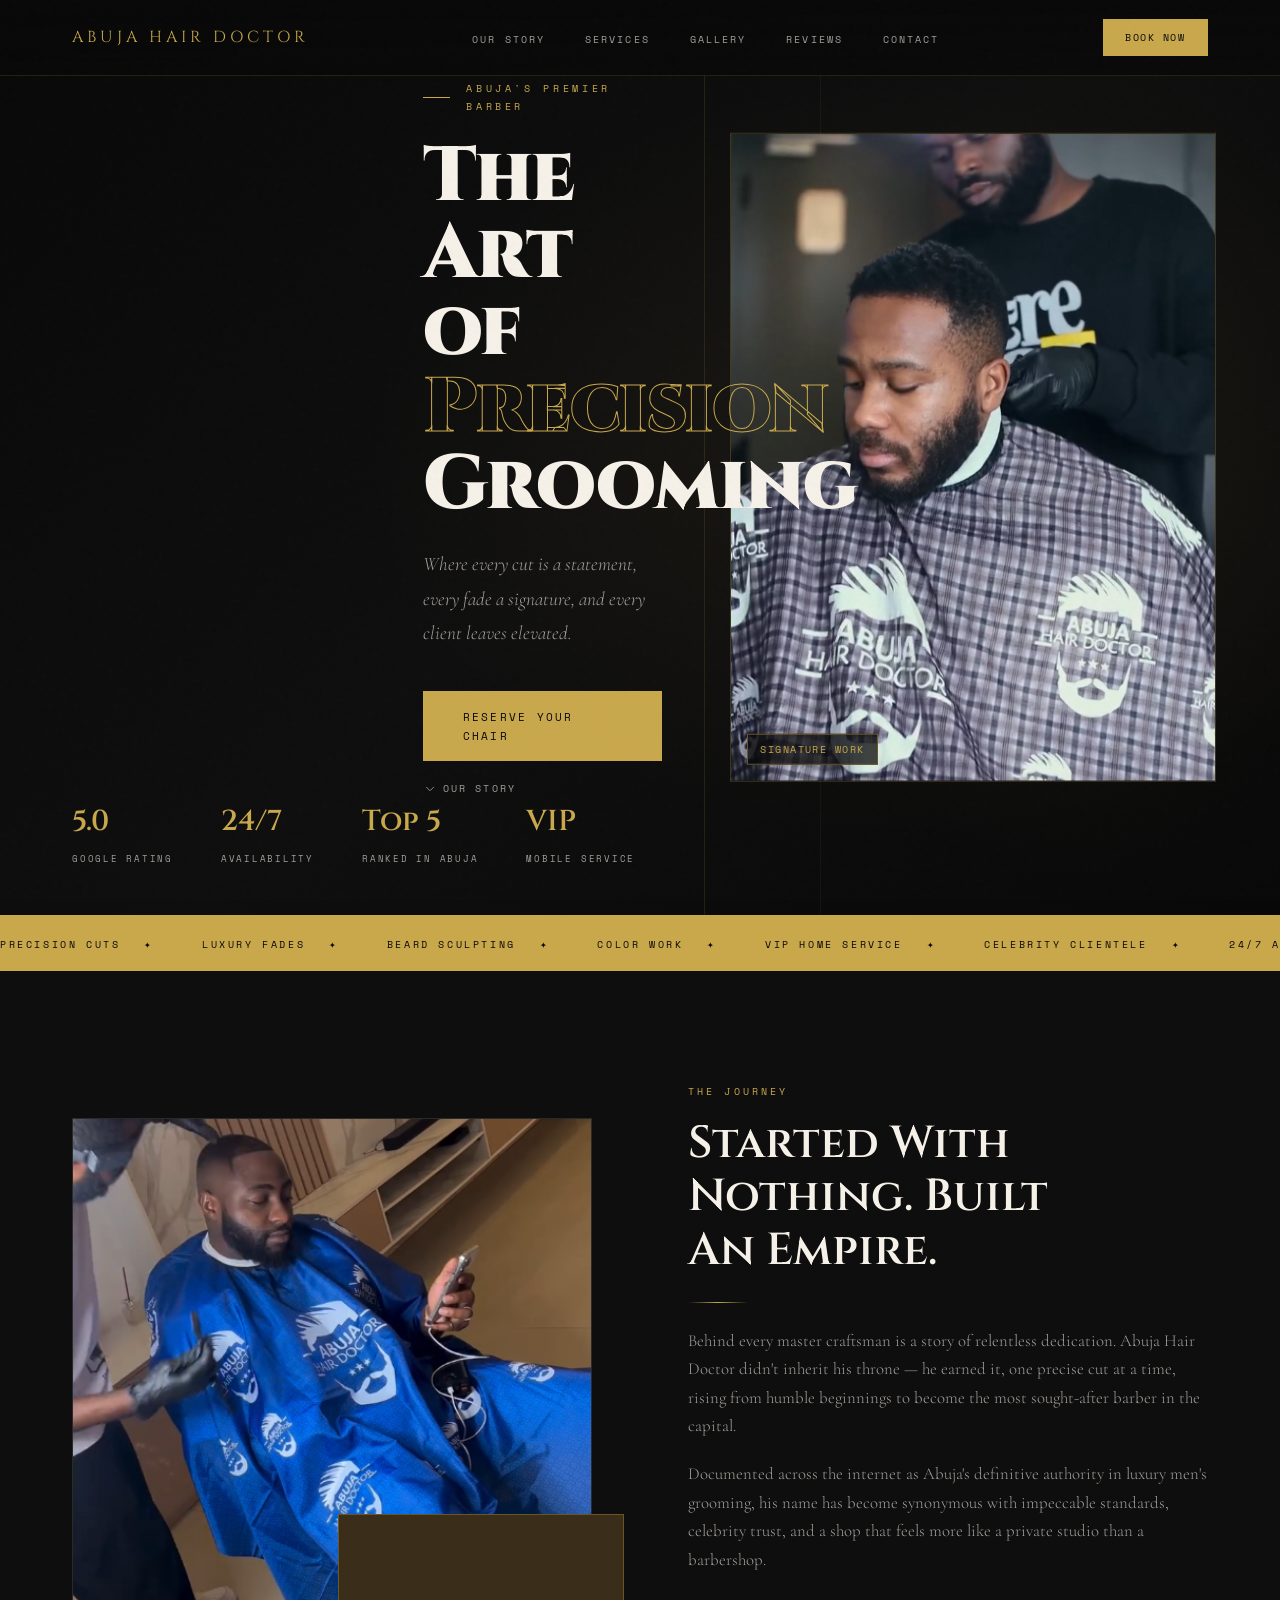
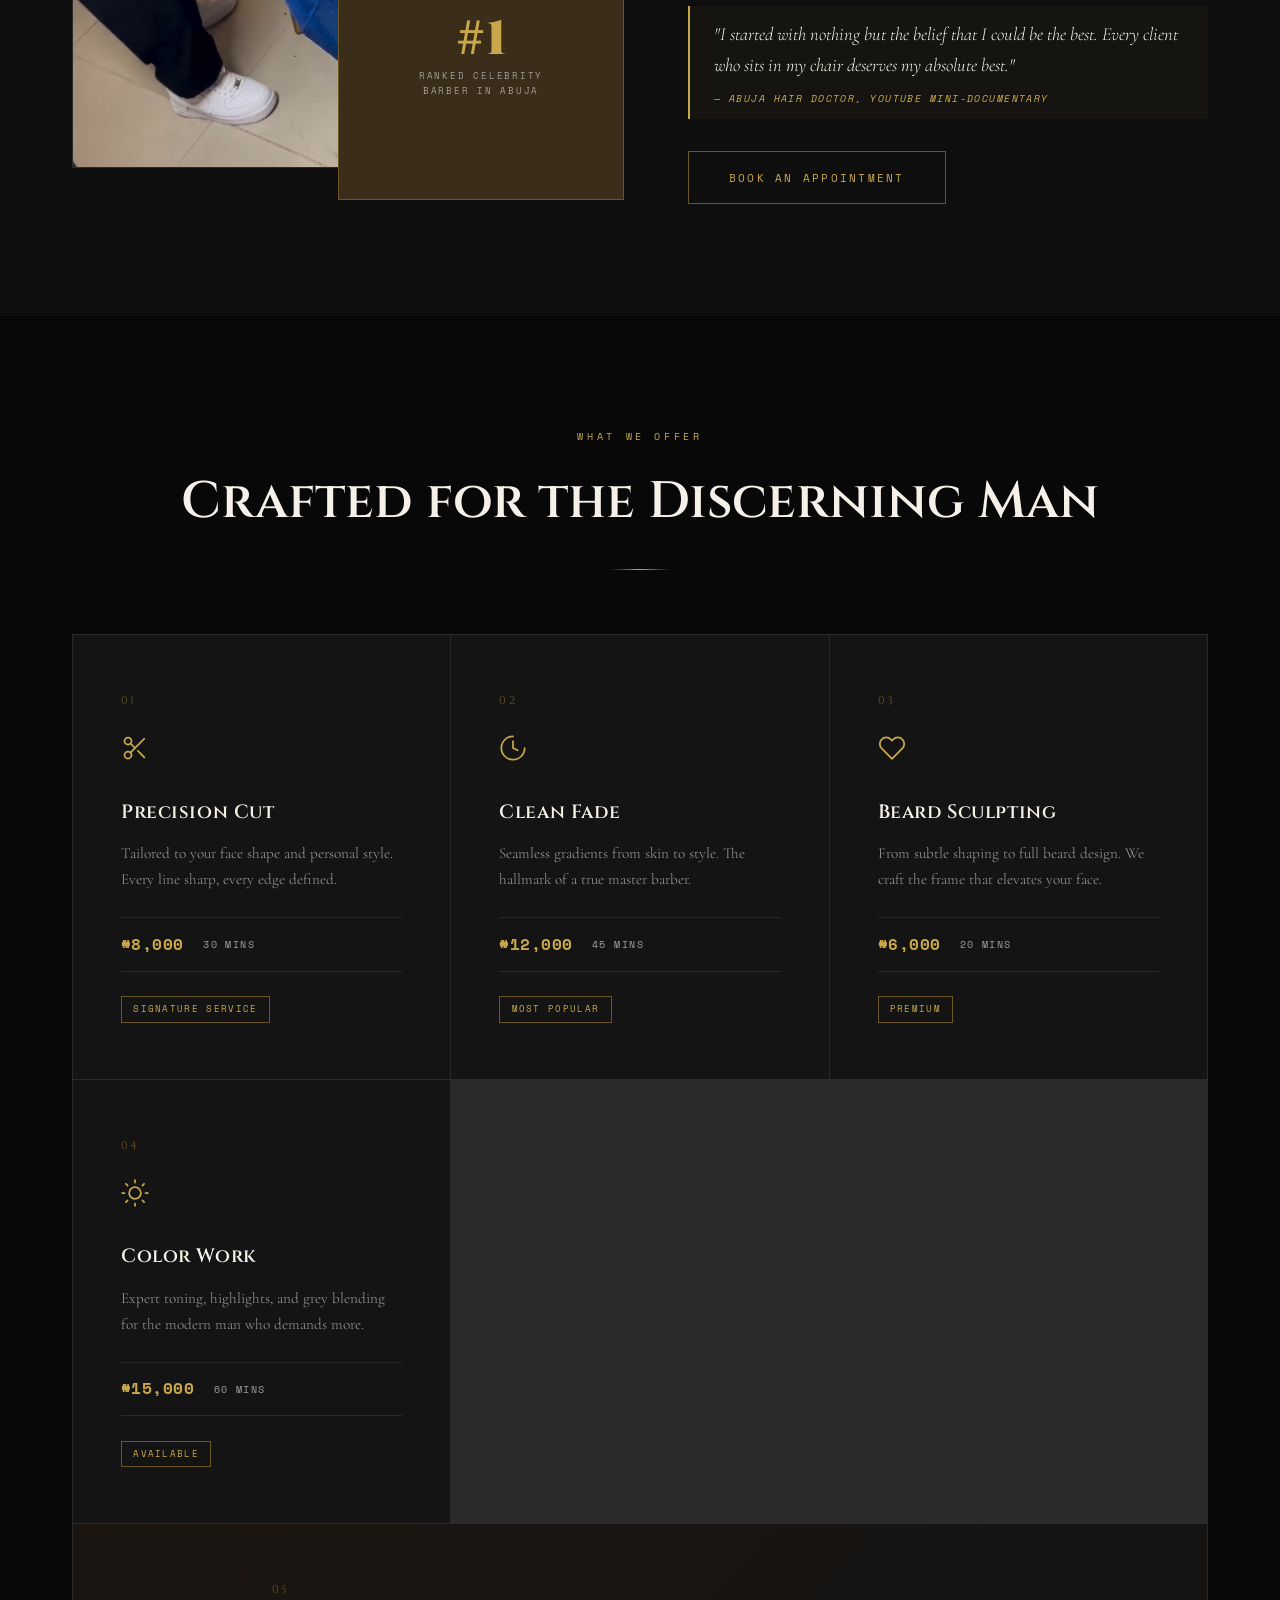
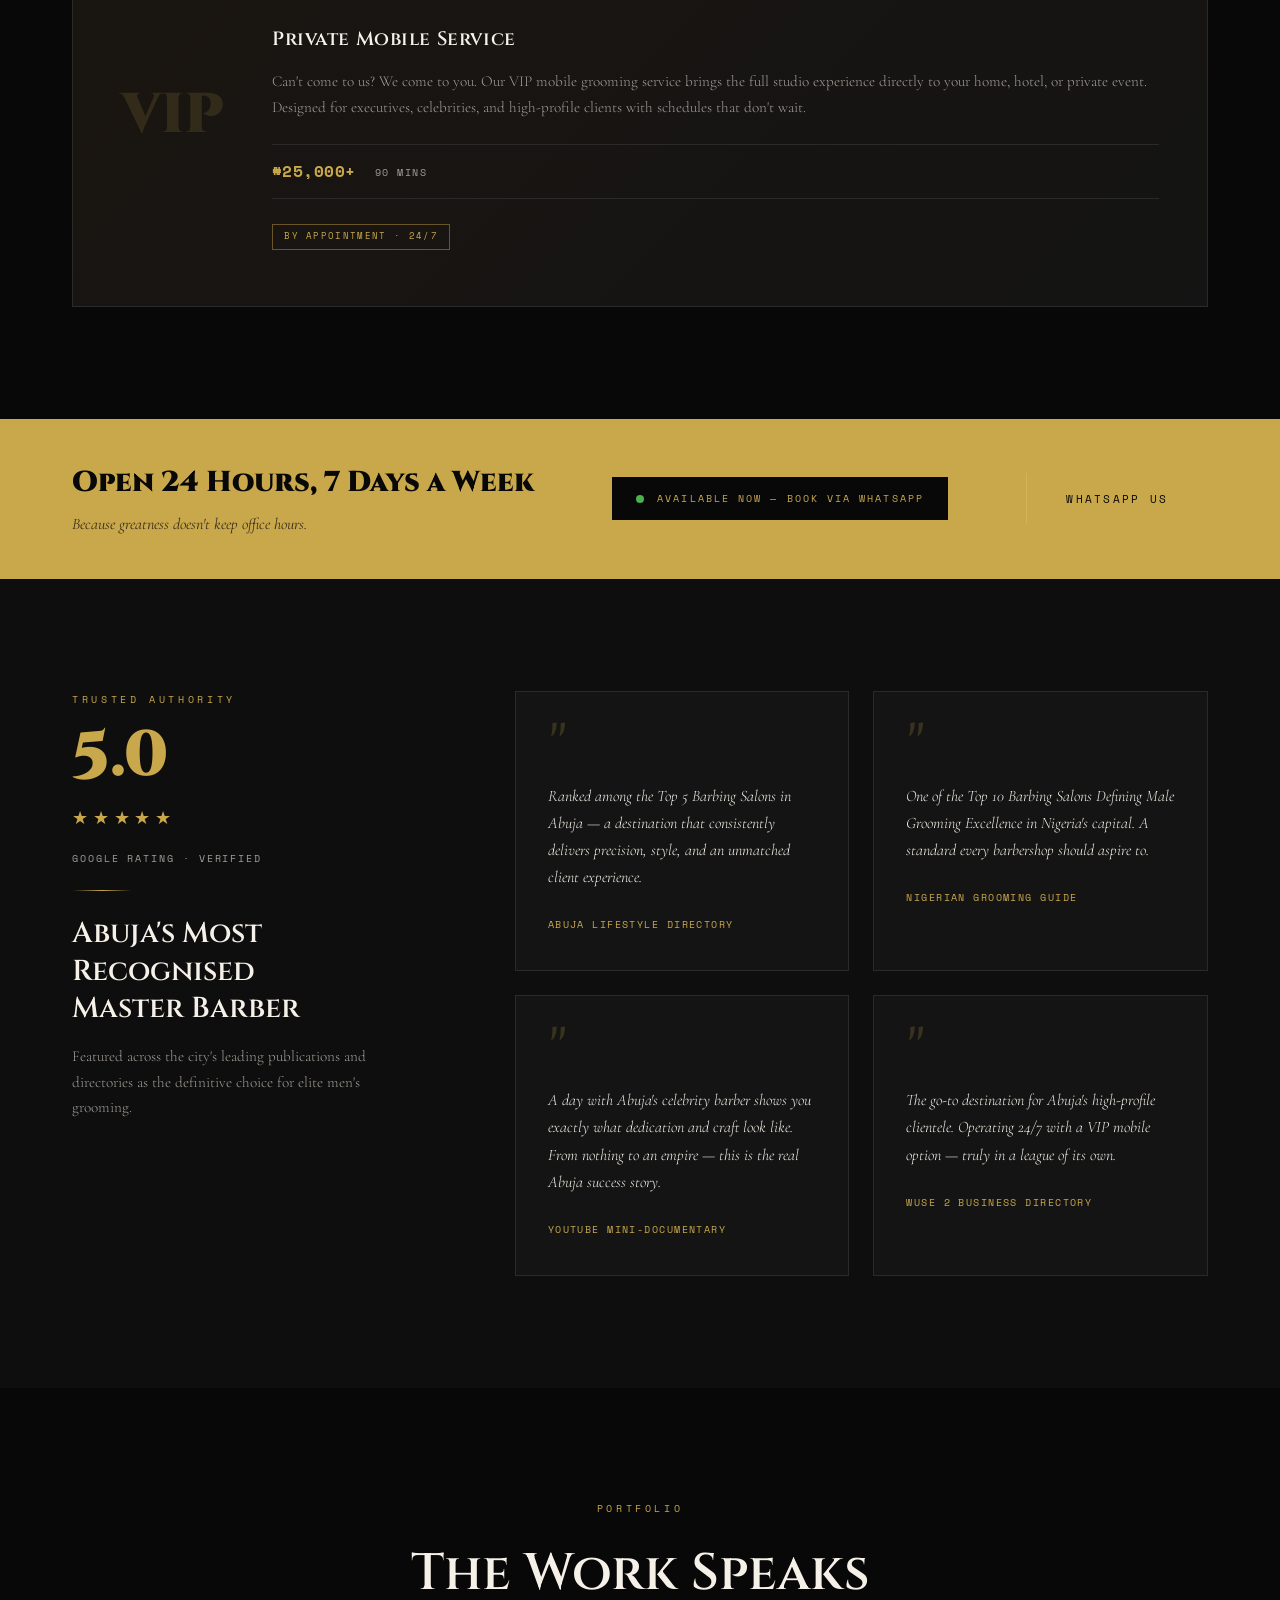
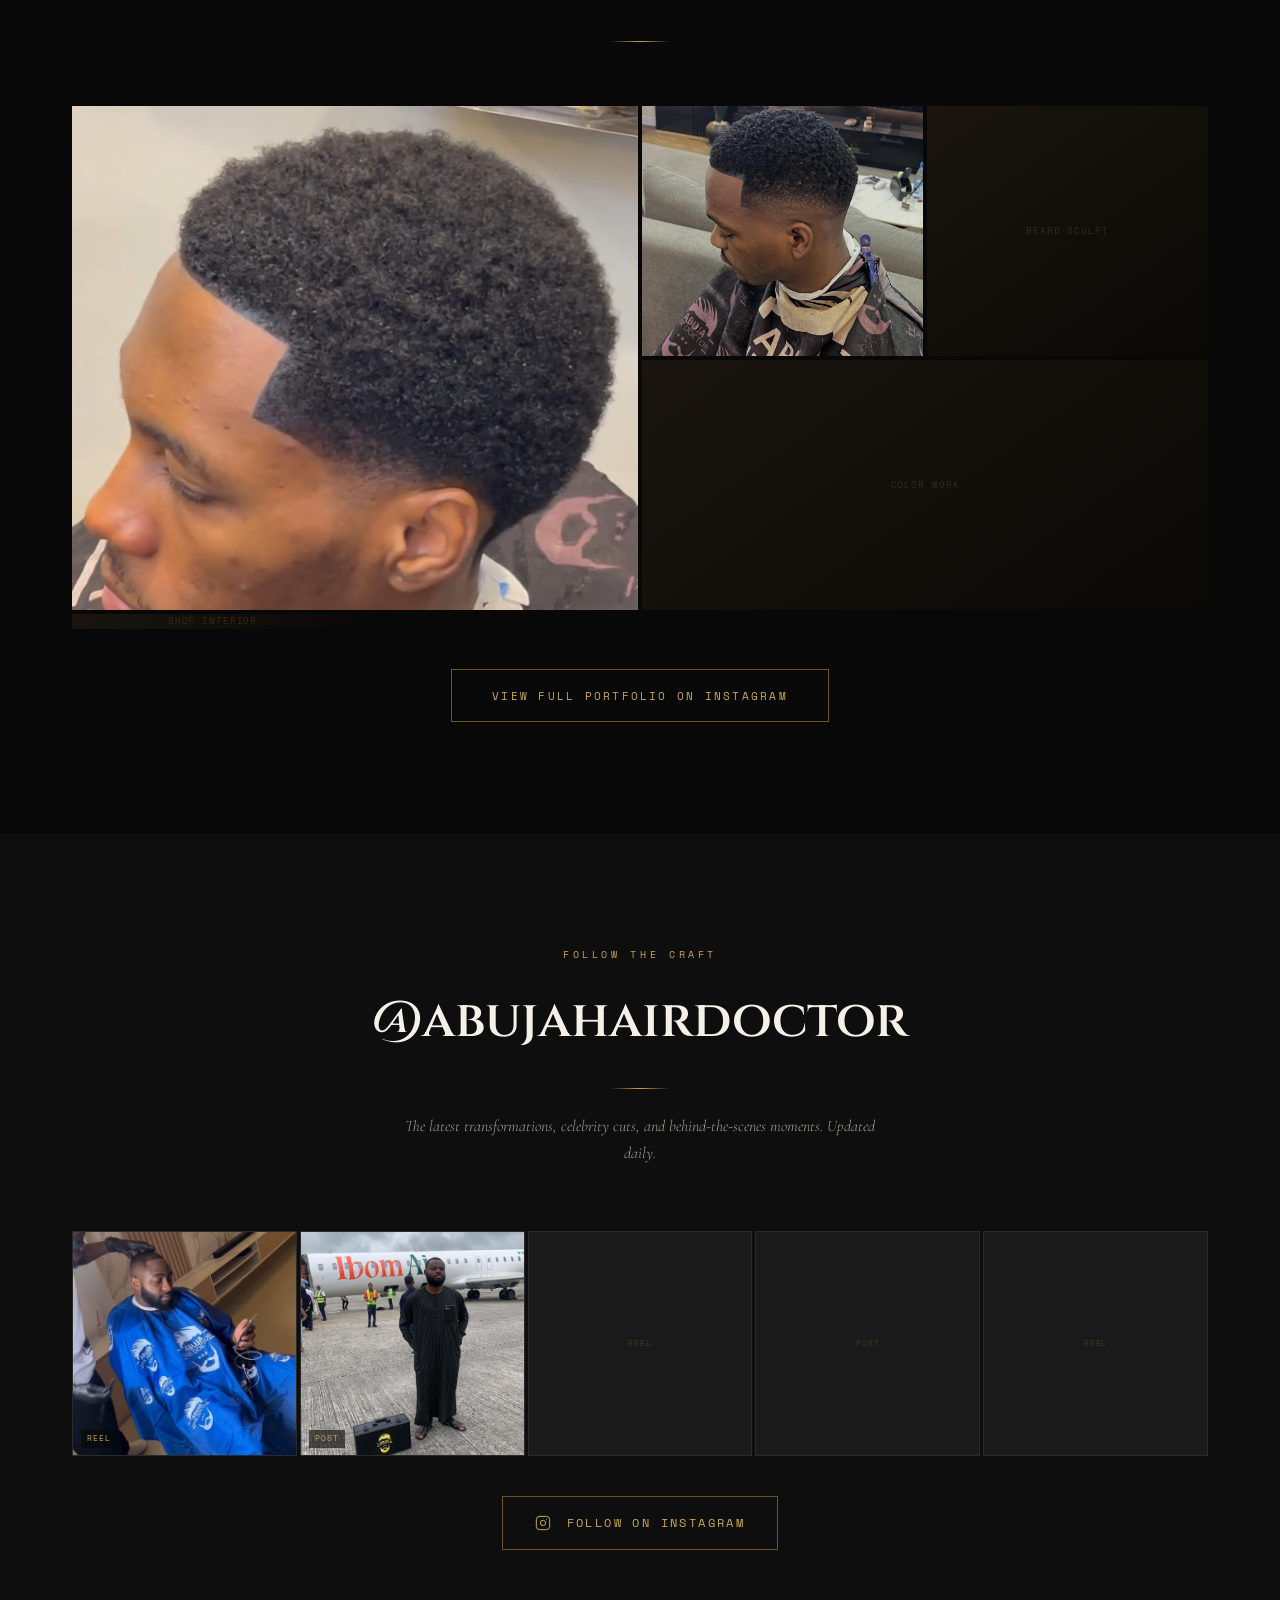
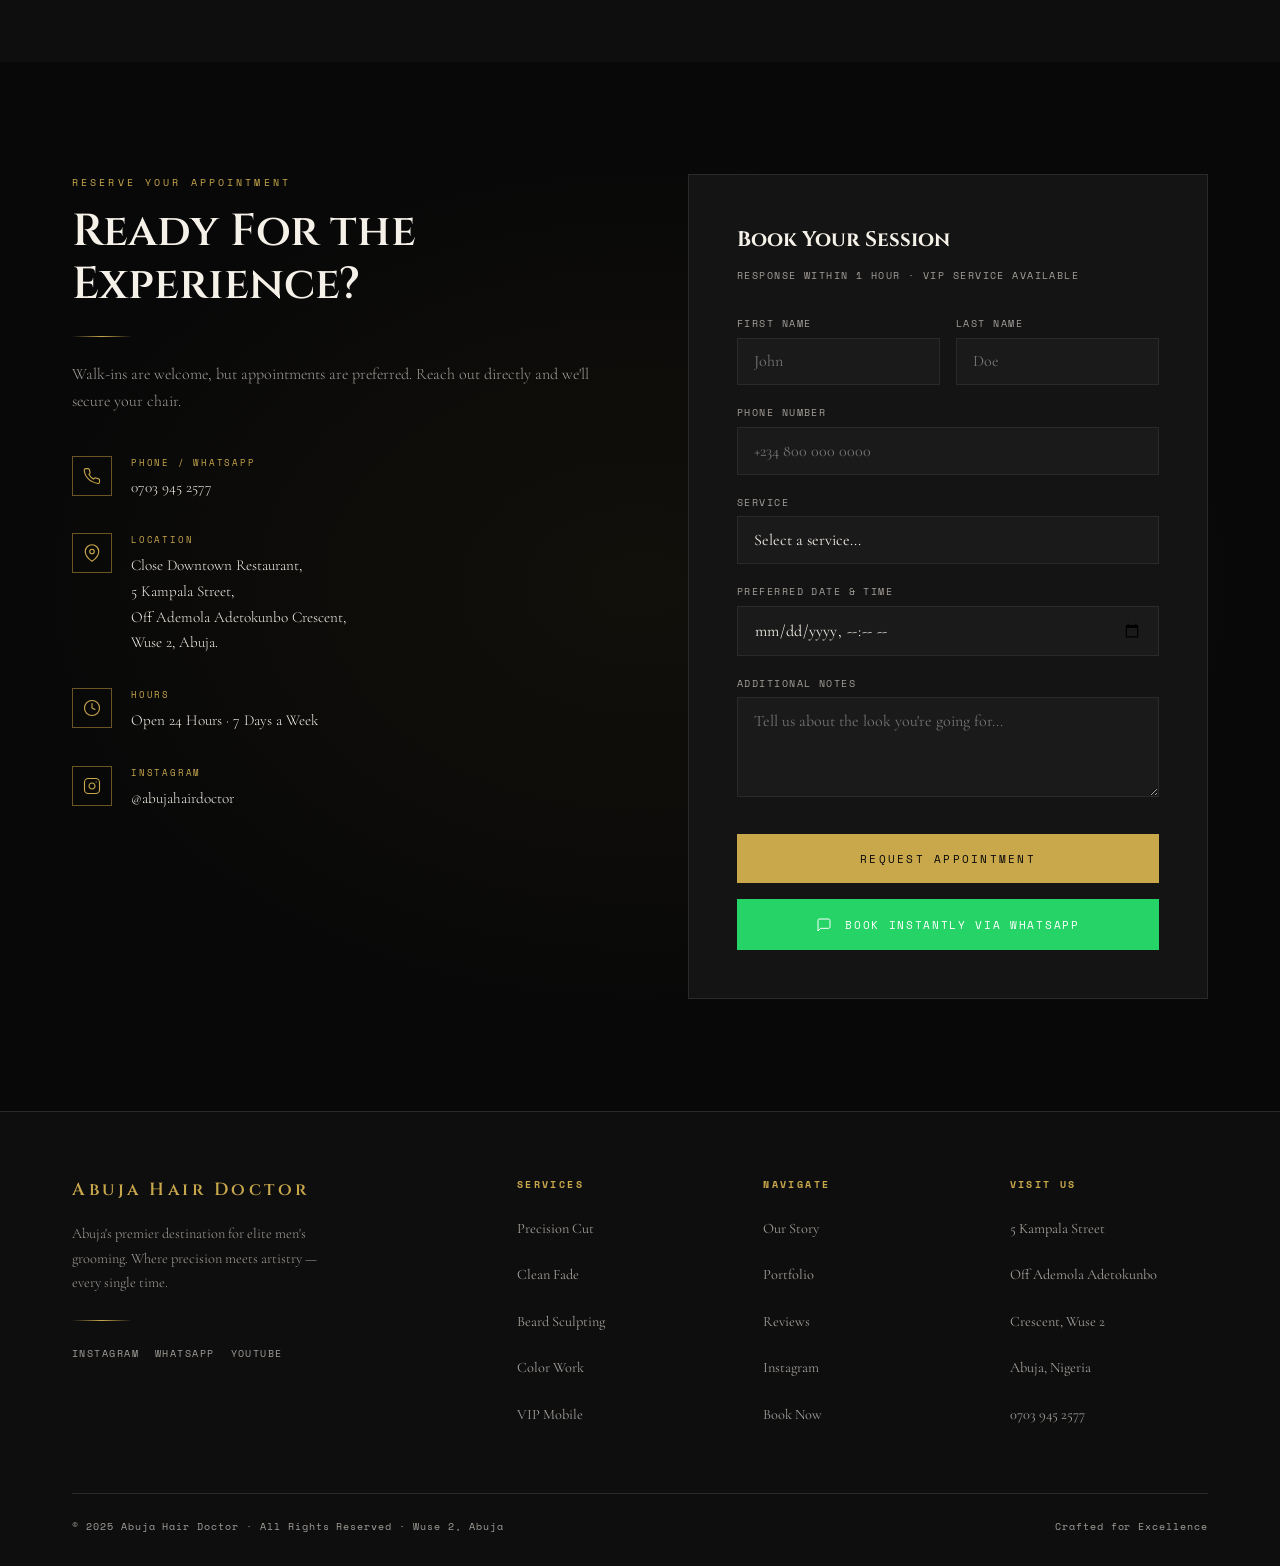
<file: index.html>
<!DOCTYPE html>
<html lang="en">
<head>
  <meta charset="UTF-8" />
  <meta name="viewport" content="width=device-width, initial-scale=1.0" />
  <title>Abuja Hair Doctor — Elite Grooming</title>

  <!-- Google Fonts -->
  <link rel="preconnect" href="https://fonts.googleapis.com" />
  <link rel="preconnect" href="https://fonts.gstatic.com" crossorigin />
  <link href="https://fonts.googleapis.com/css2?family=Cinzel:wght@400;600;900&family=Cormorant+Garamond:ital,wght@0,300;0,400;0,600;1,300;1,400&family=Space+Mono:wght@400;700&display=swap" rel="stylesheet" />

  <!-- Our external stylesheet -->
  <link rel="stylesheet" href="style.css" />
</head>

<body>

  <!-- ===================== NAVIGATION ===================== -->
  <nav>
    <div class="nav-inner">
      <a href="#hero" class="nav-logo">Abuja Hair Doctor</a>

      <!-- Hamburger button — only visible on mobile -->
      <button class="nav-toggle" id="navToggle" aria-label="Open menu">
        <span></span>
        <span></span>
        <span></span>
      </button>

      <ul class="nav-links" id="navLinks">
        <li><a href="#story"     onclick="closeMenu()">Our Story</a></li>
        <li><a href="#services"  onclick="closeMenu()">Services</a></li>
        <li><a href="#gallery"   onclick="closeMenu()">Gallery</a></li>
        <li><a href="#authority" onclick="closeMenu()">Reviews</a></li>
        <li><a href="#booking"   onclick="closeMenu()">Contact</a></li>
      </ul>

      <a href="#booking" class="nav-cta">Book Now</a>
    </div>
  </nav>

  <!-- ===================== HERO ===================== -->
  <section id="hero" class="section">
    <div class="hero-bg"></div>
    <div class="hero-lines"></div>

    <div class="hero-image-frame">
       <img src="images/hero-barber.jpg" alt="Master barber at work" />
      <div class="hero-image-visual">
        <!-- Decorative barber pole stripes -->
        <div class="hv-stripes">
          <div class="hv-stripe"></div>
          <div class="hv-stripe hv-stripe--gold"></div>
          <div class="hv-stripe"></div>
          <div class="hv-stripe hv-stripe--gold"></div>
          <div class="hv-stripe"></div>
        </div>
        <!-- Central monogram -->
        <div class="hv-center">
          <div class="hv-ring hv-ring--outer"></div>
          <div class="hv-ring hv-ring--inner"></div>
          <div class="hv-monogram">AHD</div>
        </div>
        <!-- Corner cross-hairs -->
        <div class="hv-crosshair hv-crosshair--tl"></div>
        <div class="hv-crosshair hv-crosshair--br"></div>
        <!-- Bottom tag -->
        <div class="hv-bottom-tag">
          <span class="hv-tag-line">Est. Wuse 2, Abuja</span>
          <span class="hv-tag-dot">✦</span>
          <span class="hv-tag-line">Master Craftsman</span>
        </div>
      </div>
      <div class="hero-image-tag">Signature Work</div>
    </div>

    <div class="container">
      <div class="hero-content">
        <p class="hero-eyebrow">Abuja's Premier Barber</p>

        <h1 class="hero-title">
          The Art of<br />
          <span class="outline">Precision</span><br />
          Grooming
        </h1>

        <p class="hero-tagline">
          Where every cut is a statement, every fade a signature,
          and every client leaves elevated.
        </p>

        <div class="hero-actions">
          <a href="#booking" class="btn-primary"><span>Reserve Your Chair</span></a>
          <a href="#story" class="hero-scroll-hint">
            <svg xmlns="http://www.w3.org/2000/svg" width="14" height="14" viewBox="0 0 24 24" fill="none" stroke="currentColor" stroke-width="1.5" stroke-linecap="round" stroke-linejoin="round"><polyline points="6 9 12 15 18 9"/></svg>
            Our Story
          </a>
        </div>
      </div>
    </div>

    <div class="hero-stat-strip">
      <div class="container hero-stat-inner">
        <div class="hero-stat">
          <span class="stat-number">5.0</span>
          <span class="stat-label">Google Rating</span>
        </div>
        <div class="hero-stat">
          <span class="stat-number">24/7</span>
          <span class="stat-label">Availability</span>
        </div>
        <div class="hero-stat">
          <span class="stat-number">Top 5</span>
          <span class="stat-label">Ranked in Abuja</span>
        </div>
        <div class="hero-stat">
          <span class="stat-number">VIP</span>
          <span class="stat-label">Mobile Service</span>
        </div>
      </div>
    </div>
  </section>

  <!-- ===================== MARQUEE ===================== -->
  <div class="marquee-strip">
    <div class="marquee-inner">
      <span class="marquee-item">Precision Cuts</span>
      <span class="marquee-item">Luxury Fades</span>
      <span class="marquee-item">Beard Sculpting</span>
      <span class="marquee-item">Color Work</span>
      <span class="marquee-item">VIP Home Service</span>
      <span class="marquee-item">Celebrity Clientele</span>
      <span class="marquee-item">24/7 Availability</span>
      <span class="marquee-item">Wuse 2, Abuja</span>
      <span class="marquee-item">Precision Cuts</span>
      <span class="marquee-item">Luxury Fades</span>
      <span class="marquee-item">Beard Sculpting</span>
      <span class="marquee-item">Color Work</span>
      <span class="marquee-item">VIP Home Service</span>
      <span class="marquee-item">Celebrity Clientele</span>
      <span class="marquee-item">24/7 Availability</span>
      <span class="marquee-item">Wuse 2, Abuja</span>
    </div>
  </div>

  <!-- ===================== STORY ===================== -->
  <section id="story" class="section bg-deep">
    <div class="container">
      <div class="story-grid">

        <div class="story-image-block fade-in">
          <div class="story-img-main">
            <img src="images/story-photo.jpg" alt="Inside the Abuja Hair Doctor studio" />
          </div>
          <div class="story-img-accent">
            <div class="accent-number">#1</div>
            <div class="accent-label">Ranked Celebrity<br/>Barber in Abuja</div>
          </div>
        </div>

        <div class="story-text fade-in">
          <p class="section-eyebrow">The Journey</p>
          <h2>Started With<br />Nothing. Built<br />An Empire.</h2>
          <div class="divider"></div>
          <p>
            Behind every master craftsman is a story of relentless dedication.
            Abuja Hair Doctor didn't inherit his throne — he earned it, one precise
            cut at a time, rising from humble beginnings to become the most
            sought-after barber in the capital.
          </p>
          <p>
            Documented across the internet as Abuja's definitive authority in
            luxury men's grooming, his name has become synonymous with
            impeccable standards, celebrity trust, and a shop that feels more like
            a private studio than a barbershop.
          </p>
          <blockquote>
            <p>
              "I started with nothing but the belief that I could be the best.
              Every client who sits in my chair deserves my absolute best."
            </p>
            <cite>— Abuja Hair Doctor, YouTube Mini-Documentary</cite>
          </blockquote>
          <a href="#booking" class="btn-ghost">Book an Appointment</a>
        </div>

      </div>
    </div>
  </section>

  <!-- ===================== SERVICES ===================== -->
  <section id="services" class="section">
    <div class="container">

      <div class="section-header fade-in">
        <p class="eyebrow">What We Offer</p>
        <h2>Crafted for the Discerning Man</h2>
        <div class="divider center"></div>
      </div>

      <div class="services-grid fade-in">

        <div class="service-card">
          <div class="service-number">01</div>
          <div class="service-icon">
            <svg xmlns="http://www.w3.org/2000/svg" width="28" height="28" viewBox="0 0 24 24" fill="none" stroke="currentColor" stroke-width="1.5" stroke-linecap="round" stroke-linejoin="round"><circle cx="6" cy="6" r="3"/><circle cx="6" cy="18" r="3"/><line x1="20" y1="4" x2="8.12" y2="15.88"/><line x1="14.47" y1="14.48" x2="20" y2="20"/><line x1="8.12" y1="8.12" x2="12" y2="12"/></svg>
          </div>
          <h3>Precision Cut</h3>
          <p>Tailored to your face shape and personal style. Every line sharp, every edge defined.</p>
          <div class="service-meta">
            <span class="service-price">₦8,000</span>
            <span class="service-duration">30 mins</span>
          </div>
          <span class="service-badge">Signature Service</span>
        </div>

        <div class="service-card">
          <div class="service-number">02</div>
          <div class="service-icon">
            <svg xmlns="http://www.w3.org/2000/svg" width="28" height="28" viewBox="0 0 24 24" fill="none" stroke="currentColor" stroke-width="1.5" stroke-linecap="round" stroke-linejoin="round"><path d="M12 2a10 10 0 1 0 10 10"/><path d="M12 6v6l4 2"/></svg>
          </div>
          <h3>Clean Fade</h3>
          <p>Seamless gradients from skin to style. The hallmark of a true master barber.</p>
          <div class="service-meta">
            <span class="service-price">₦12,000</span>
            <span class="service-duration">45 mins</span>
          </div>
          <span class="service-badge">Most Popular</span>
        </div>

        <div class="service-card">
          <div class="service-number">03</div>
          <div class="service-icon">
            <svg xmlns="http://www.w3.org/2000/svg" width="28" height="28" viewBox="0 0 24 24" fill="none" stroke="currentColor" stroke-width="1.5" stroke-linecap="round" stroke-linejoin="round"><path d="M20.84 4.61a5.5 5.5 0 0 0-7.78 0L12 5.67l-1.06-1.06a5.5 5.5 0 0 0-7.78 7.78l1.06 1.06L12 21.23l7.78-7.78 1.06-1.06a5.5 5.5 0 0 0 0-7.78z"/></svg>
          </div>
          <h3>Beard Sculpting</h3>
          <p>From subtle shaping to full beard design. We craft the frame that elevates your face.</p>
          <div class="service-meta">
            <span class="service-price">₦6,000</span>
            <span class="service-duration">20 mins</span>
          </div>
          <span class="service-badge">Premium</span>
        </div>

        <div class="service-card">
          <div class="service-number">04</div>
          <div class="service-icon">
            <svg xmlns="http://www.w3.org/2000/svg" width="28" height="28" viewBox="0 0 24 24" fill="none" stroke="currentColor" stroke-width="1.5" stroke-linecap="round" stroke-linejoin="round"><circle cx="12" cy="12" r="5"/><line x1="12" y1="1" x2="12" y2="3"/><line x1="12" y1="21" x2="12" y2="23"/><line x1="4.22" y1="4.22" x2="5.64" y2="5.64"/><line x1="18.36" y1="18.36" x2="19.78" y2="19.78"/><line x1="1" y1="12" x2="3" y2="12"/><line x1="21" y1="12" x2="23" y2="12"/><line x1="4.22" y1="19.78" x2="5.64" y2="18.36"/><line x1="18.36" y1="5.64" x2="19.78" y2="4.22"/></svg>
          </div>
          <h3>Color Work</h3>
          <p>Expert toning, highlights, and grey blending for the modern man who demands more.</p>
          <div class="service-meta">
            <span class="service-price">₦15,000</span>
            <span class="service-duration">60 mins</span>
          </div>
          <span class="service-badge">Available</span>
        </div>

        <div class="service-card vip">
          <div class="vip-badge">VIP</div>
          <div>
            <div class="service-number">05</div>
            <h3>Private Mobile Service</h3>
            <p>
              Can't come to us? We come to you. Our VIP mobile grooming service brings the full
              studio experience directly to your home, hotel, or private event. Designed for
              executives, celebrities, and high-profile clients with schedules that don't wait.
            </p>
            <div class="service-meta">
              <span class="service-price">₦25,000+</span>
              <span class="service-duration">90 mins</span>
            </div>
            <span class="service-badge">By Appointment · 24/7</span>
          </div>
        </div>

      </div>
    </div>
  </section>

  <!-- ===================== 24/7 BANNER ===================== -->
  <div class="availability-banner">
    <div class="container">
      <div class="availability-inner">
        <div class="avail-text">
          <h3>Open 24 Hours, 7 Days a Week</h3>
          <p>Because greatness doesn't keep office hours.</p>
        </div>
        <div class="avail-badge">
          <div class="avail-dot"></div>
          <span>Available Now — Book via WhatsApp</span>
        </div>
        <a href="https://wa.me/2347039452577" class="btn-primary" target="_blank">
          <span>WhatsApp Us</span>
        </a>
      </div>
    </div>
  </div>

  <!-- ===================== AUTHORITY / REVIEWS ===================== -->
  <section id="authority" class="section bg-deep">
    <div class="container">
      <div class="authority-grid">

        <div class="fade-in">
          <p class="eyebrow" style="margin-bottom:1rem;">Trusted Authority</p>
          <div class="rating-display">5.0</div>
          <div class="star-row">
            <span class="star">★</span><span class="star">★</span>
            <span class="star">★</span><span class="star">★</span>
            <span class="star">★</span>
          </div>
          <p class="rating-sub">Google Rating · Verified</p>
          <div class="divider" style="margin-top:1.5rem;"></div>
          <h2 class="authority-heading">
            Abuja's Most<br/>Recognised<br/>Master Barber
          </h2>
          <p class="authority-sub">
            Featured across the city's leading publications and directories
            as the definitive choice for elite men's grooming.
          </p>
        </div>

        <div class="press-grid fade-in">
          <div class="press-card">
            <div class="quote-mark">"</div>
            <p>Ranked among the Top 5 Barbing Salons in Abuja — a destination that consistently delivers precision, style, and an unmatched client experience.</p>
            <span class="press-source">Abuja Lifestyle Directory</span>
          </div>
          <div class="press-card">
            <div class="quote-mark">"</div>
            <p>One of the Top 10 Barbing Salons Defining Male Grooming Excellence in Nigeria's capital. A standard every barbershop should aspire to.</p>
            <span class="press-source">Nigerian Grooming Guide</span>
          </div>
          <div class="press-card">
            <div class="quote-mark">"</div>
            <p>A day with Abuja's celebrity barber shows you exactly what dedication and craft look like. From nothing to an empire — this is the real Abuja success story.</p>
            <span class="press-source">YouTube Mini-Documentary</span>
          </div>
          <div class="press-card">
            <div class="quote-mark">"</div>
            <p>The go-to destination for Abuja's high-profile clientele. Operating 24/7 with a VIP mobile option — truly in a league of its own.</p>
            <span class="press-source">Wuse 2 Business Directory</span>
          </div>
        </div>

      </div>
    </div>
  </section>

  <!-- ===================== GALLERY ===================== -->
  <section id="gallery" class="section">
    <div class="container">

      <div class="section-header fade-in">
        <p class="eyebrow">Portfolio</p>
        <h2>The Work Speaks</h2>
        <div class="divider center"></div>
      </div>

      <div class="gallery-grid fade-in">
        <div class="gallery-item">
          <div class="gallery-placeholder">
            <img src="images/gallery-signature-fade.png" alt="Close-up of a crisp signature fade with a sharp hairline" />
          </div>
          <div class="gallery-overlay"><span>Precision Fade</span></div>
        </div>
        <div class="gallery-item">
          <div class="gallery-placeholder">
            <img src="images/gallery-precision-cut.jpg" alt="Finished precision haircut, side profile" />
          </div>
          <div class="gallery-overlay"><span>Clean Cut</span></div>
        </div>
        <!-- BLANK: no beard photo uploaded yet — add a close-up shot
             of a shaped/sculpted beard here -->
        <div class="gallery-item">
          <div class="gallery-placeholder"><span>BEARD SCULPT</span></div>
          <div class="gallery-overlay"><span>Beard Design</span></div>
        </div>
        <!-- BLANK: no color-work photo uploaded yet — add a photo of
             a toning/highlight treatment here -->
        <div class="gallery-item">
          <div class="gallery-placeholder"><span>COLOR WORK</span></div>
          <div class="gallery-overlay"><span>Color Treatment</span></div>
        </div>
        <!-- BLANK: no shop-interior photo uploaded yet — add a wide
             shot of the actual studio/chairs here -->
        <div class="gallery-item">
          <div class="gallery-placeholder"><span>SHOP INTERIOR</span></div>
          <div class="gallery-overlay"><span>The Studio</span></div>
        </div>
      </div>

      <div class="gallery-cta">
        <a href="https://instagram.com/abujahairdoctor" target="_blank" class="btn-ghost">
          View Full Portfolio on Instagram
        </a>
      </div>

    </div>
  </section>

  <!-- ===================== INSTAGRAM ===================== -->
  <section id="social" class="section bg-deep text-center">
    <div class="container">

      <div class="section-header fade-in">
        <p class="eyebrow">Follow the Craft</p>
        <h2>@abujahairdoctor</h2>
        <div class="divider center"></div>
        <p class="social-sub">
          The latest transformations, celebrity cuts, and behind-the-scenes moments. Updated daily.
        </p>
      </div>

      <div class="insta-grid fade-in">
        <div class="insta-cell has-photo">
          <img src="images/insta-session.png" alt="Barber giving a client a haircut" />
          <span>REEL</span>
        </div>
        <div class="insta-cell has-photo">
          <img src="images/insta-vip-mobile.jpg" alt="Abuja Hair Doctor with the VIP mobile service case at the airport" />
          <span>POST</span>
        </div>
        <!-- BLANK: add a short clip or photo of a cut in progress -->
        <div class="insta-cell"><span>REEL</span></div>
        <!-- BLANK: add another finished-look or client photo -->
        <div class="insta-cell"><span>POST</span></div>
        <!-- BLANK: add a behind-the-scenes shot -->
        <div class="insta-cell"><span>REEL</span></div>
      </div>

      <div class="insta-cta-wrap">
        <a href="https://instagram.com/abujahairdoctor" target="_blank" class="instagram-cta">
          <svg xmlns="http://www.w3.org/2000/svg" width="16" height="16" viewBox="0 0 24 24" fill="none" stroke="currentColor" stroke-width="1.5" stroke-linecap="round" stroke-linejoin="round"><rect x="2" y="2" width="20" height="20" rx="5" ry="5"/><path d="M16 11.37A4 4 0 1 1 12.63 8 4 4 0 0 1 16 11.37z"/><line x1="17.5" y1="6.5" x2="17.51" y2="6.5"/></svg>
          Follow on Instagram
        </a>
      </div>

    </div>
  </section>

  <!-- ===================== BOOKING ===================== -->
  <section id="booking" class="section">
    <div class="container">
      <div class="booking-grid">

        <div class="fade-in">
          <p class="booking-eyebrow">Reserve Your Appointment</p>
          <h2 class="booking-heading">Ready For the<br />Experience?</h2>
          <div class="divider"></div>
          <p class="booking-sub">
            Walk-ins are welcome, but appointments are preferred.
            Reach out directly and we'll secure your chair.
          </p>

          <div class="contact-details">
            <div class="contact-item">
              <div class="contact-icon">
                <svg xmlns="http://www.w3.org/2000/svg" width="18" height="18" viewBox="0 0 24 24" fill="none" stroke="currentColor" stroke-width="1.5" stroke-linecap="round" stroke-linejoin="round"><path d="M22 16.92v3a2 2 0 0 1-2.18 2 19.79 19.79 0 0 1-8.63-3.07A19.5 19.5 0 0 1 4.69 13a19.79 19.79 0 0 1-3.07-8.67A2 2 0 0 1 3.6 2.18h3a2 2 0 0 1 2 1.72c.127.96.361 1.903.7 2.81a2 2 0 0 1-.45 2.11L7.91 9.91a16 16 0 0 0 6.18 6.18l.91-.91a2 2 0 0 1 2.11-.45c.907.339 1.85.573 2.81.7A2 2 0 0 1 22 16.92z"/></svg>
              </div>
              <div class="contact-info">
                <label>Phone / WhatsApp</label>
                <p>0703 945 2577</p>
              </div>
            </div>
            <div class="contact-item">
              <div class="contact-icon">
                <svg xmlns="http://www.w3.org/2000/svg" width="18" height="18" viewBox="0 0 24 24" fill="none" stroke="currentColor" stroke-width="1.5" stroke-linecap="round" stroke-linejoin="round"><path d="M21 10c0 7-9 13-9 13s-9-6-9-13a9 9 0 0 1 18 0z"/><circle cx="12" cy="10" r="3"/></svg>
              </div>
              <div class="contact-info">
                <label>Location</label>
                <p>Close Downtown Restaurant,<br />5 Kampala Street,<br />Off Ademola Adetokunbo Crescent,<br />Wuse 2, Abuja.</p>
              </div>
            </div>
            <div class="contact-item">
              <div class="contact-icon">
                <svg xmlns="http://www.w3.org/2000/svg" width="18" height="18" viewBox="0 0 24 24" fill="none" stroke="currentColor" stroke-width="1.5" stroke-linecap="round" stroke-linejoin="round"><circle cx="12" cy="12" r="10"/><polyline points="12 6 12 12 16 14"/></svg>
              </div>
              <div class="contact-info">
                <label>Hours</label>
                <p>Open 24 Hours · 7 Days a Week</p>
              </div>
            </div>
            <div class="contact-item">
              <div class="contact-icon">
                <svg xmlns="http://www.w3.org/2000/svg" width="18" height="18" viewBox="0 0 24 24" fill="none" stroke="currentColor" stroke-width="1.5" stroke-linecap="round" stroke-linejoin="round"><rect x="2" y="2" width="20" height="20" rx="5" ry="5"/><path d="M16 11.37A4 4 0 1 1 12.63 8 4 4 0 0 1 16 11.37z"/><line x1="17.5" y1="6.5" x2="17.51" y2="6.5"/></svg>
              </div>
              <div class="contact-info">
                <label>Instagram</label>
                <p>@abujahairdoctor</p>
              </div>
            </div>
          </div>
        </div>

        <div class="booking-form fade-in">
          <h3>Book Your Session</h3>
          <p class="form-sub">Response within 1 hour · VIP service available</p>

          <div class="form-row">
            <div class="form-group">
              <label>First Name</label>
              <input type="text" placeholder="John" />
            </div>
            <div class="form-group">
              <label>Last Name</label>
              <input type="text" placeholder="Doe" />
            </div>
          </div>

          <div class="form-group">
            <label>Phone Number</label>
            <input type="tel" placeholder="+234 800 000 0000" />
          </div>

          <div class="form-group">
            <label>Service</label>
            <select>
              <option value="">Select a service...</option>
              <option>Precision Cut</option>
              <option>Clean Fade</option>
              <option>Beard Sculpting</option>
              <option>Color Work</option>
              <option>VIP Mobile Service</option>
            </select>
          </div>

          <div class="form-group">
            <label>Preferred Date &amp; Time</label>
            <input type="datetime-local" />
          </div>

          <div class="form-group">
            <label>Additional Notes</label>
            <textarea placeholder="Tell us about the look you're going for..."></textarea>
          </div>

          <button class="submit-btn" id="submitBtn" type="button">Request Appointment</button>

          <a
            href="https://wa.me/2347039452577?text=Hi,%20I'd%20like%20to%20book%20an%20appointment%20at%20Abuja%20Hair%20Doctor."
            target="_blank"
            class="whatsapp-btn"
          >
            <svg xmlns="http://www.w3.org/2000/svg" width="16" height="16" viewBox="0 0 24 24" fill="none" stroke="currentColor" stroke-width="1.5" stroke-linecap="round" stroke-linejoin="round"><path d="M21 15a2 2 0 0 1-2 2H7l-4 4V5a2 2 0 0 1 2-2h14a2 2 0 0 1 2 2z"/></svg>
            Book Instantly via WhatsApp
          </a>
        </div>

      </div>
    </div>
  </section>

  <!-- ===================== FOOTER ===================== -->
  <footer>
    <div class="container">
      <div class="footer-grid">

        <div class="footer-brand">
          <span class="logo">Abuja Hair Doctor</span>
          <p>Abuja's premier destination for elite men's grooming. Where precision meets artistry — every single time.</p>
          <div class="divider footer-divider"></div>
          <div class="social-links">
            <a href="https://instagram.com/abujahairdoctor" target="_blank">Instagram</a>
            <a href="https://wa.me/2347039452577"            target="_blank">WhatsApp</a>
            <a href="https://youtube.com"                    target="_blank">YouTube</a>
          </div>
        </div>

        <div class="footer-col">
          <h4>Services</h4>
          <ul>
            <li><a href="#services">Precision Cut</a></li>
            <li><a href="#services">Clean Fade</a></li>
            <li><a href="#services">Beard Sculpting</a></li>
            <li><a href="#services">Color Work</a></li>
            <li><a href="#services">VIP Mobile</a></li>
          </ul>
        </div>

        <div class="footer-col">
          <h4>Navigate</h4>
          <ul>
            <li><a href="#story">Our Story</a></li>
            <li><a href="#gallery">Portfolio</a></li>
            <li><a href="#authority">Reviews</a></li>
            <li><a href="#social">Instagram</a></li>
            <li><a href="#booking">Book Now</a></li>
          </ul>
        </div>

        <div class="footer-col">
          <h4>Visit Us</h4>
          <ul>
            <li><a href="#">5 Kampala Street</a></li>
            <li><a href="#">Off Ademola Adetokunbo</a></li>
            <li><a href="#">Crescent, Wuse 2</a></li>
            <li><a href="#">Abuja, Nigeria</a></li>
            <li><a href="tel:07039452577">0703 945 2577</a></li>
          </ul>
        </div>

      </div>

      <div class="footer-bottom">
        <p>© 2025 Abuja Hair Doctor · All Rights Reserved · Wuse 2, Abuja</p>
        <p>Crafted for Excellence</p>
      </div>
    </div>
  </footer>

  <!-- Our external JavaScript file -->
  <script src="script.js"></script>

</body>
</html>
</file>
<file: style.css>
/* ================================================================
   style.css — Abuja Hair Doctor
   Organised in sections so it's easy to find any style.
   ================================================================ */


/* ================================================================
   1. CSS VARIABLES (the "palette card")
   Think of these like named paint colours. Change the value once
   here and every element that uses it updates automatically.
   ================================================================ */
:root {
  --black:        #080808;
  --deep:         #0e0e0e;
  --surface:      #141414;
  --card:         #1a1a1a;
  --border:      #2a2a2a;
  --gold:         #c9a84c;
  --gold-light:   #e8c97a;
  --gold-muted:   #6b5524;
  --white:        #f5f0e8;
  --muted:        #a39e99;  /* FIXED: Improved from #7a7570 for better contrast */
  --accent:       #3a2d1a;

  --font-display: 'Cinzel', serif;
  --font-body:    'Cormorant Garamond', serif;
  --font-mono:    'Space Mono', monospace;
}


/* ================================================================
   2. GLOBAL RESET
   Clears the different default spacings browsers add on their own.
   box-sizing: border-box means padding is included in width/height.
   ================================================================ */
*, *::before, *::after {
  margin: 0;
  padding: 0;
  box-sizing: border-box;
}

html {
  /* Makes anchor links (#story, #booking etc.) scroll smoothly */
  scroll-behavior: smooth;
}

body {
  background-color: var(--black);
  color: var(--white);
  font-family: var(--font-body);
  font-size: 18px;
  line-height: 1.7;
  /* Prevents a horizontal scrollbar from appearing on mobile */
  overflow-x: hidden;
}


/* ================================================================
   3. CUSTOM SCROLLBAR (only in Chrome/Edge/Safari)
   ================================================================ */
::-webkit-scrollbar        { width: 4px; }
::-webkit-scrollbar-track  { background: var(--black); }
::-webkit-scrollbar-thumb  { background: var(--gold-muted); border-radius: 2px; }


/* ================================================================
   4. UTILITY / HELPER CLASSES
   These are small reusable classes you can add to any element.
   ================================================================ */

/* Centres content and limits max width */
.container {
  max-width: 1200px;
  margin: 0 auto;
  padding: 0 2rem;
}

/* Gives each section breathing room top and bottom */
.section { padding: 7rem 0; }

/* Background helpers */
.bg-deep { background: var(--deep); }
.text-center { text-align: center; }

/* Gold coloured text */
.gold { color: var(--gold); }

/* The thin gold horizontal line used as a decorative separator */
.divider {
  width: 60px;
  height: 1px;
  background: linear-gradient(90deg, transparent, var(--gold), transparent);
  margin: 1.5rem 0;
}
/* When you add .center to a .divider it centres itself */
.divider.center { margin: 1.5rem auto; }

/* Fade-in animation — elements start invisible and slide up */
.fade-in {
  opacity: 0;
  transform: translateY(24px);
  transition: opacity 0.7s ease, transform 0.7s ease;
}
/* JavaScript adds this class when the element scrolls into view */
.fade-in.visible {
  opacity: 1;
  transform: translateY(0);
} 


/* ================================================================
   5. NOISE TEXTURE OVERLAY
   Creates a subtle film-grain effect across the whole page.
   pointer-events: none means you can still click through it.
   ================================================================ */
body::before {
  content: '';
  position: fixed;
  inset: 0; /* shorthand for top:0, right:0, bottom:0, left:0 */
  background-image: url("data:image/svg+xml,%3Csvg viewBox='0 0 200 200' xmlns='http://www.w3.org/2000/svg'%3E%3Cfilter id='noise'%3E%3CfeTurbulence type='fractalNoise' baseFrequency='0.9' numOctaves='4' stitchTiles='stitch'/%3E%3C/filter%3E%3Crect width='100%25' height='100%25' filter='url(%23noise)' opacity='0.04'/%3E%3C/svg%3E");
  pointer-events: none;
  z-index: 9999;
  opacity: 0.5;
}


/* ================================================================
   6. BUTTONS
   Two button styles: .btn-primary (gold filled) and .btn-ghost (outlined)
   ================================================================ */
.btn-primary {
  display: inline-block;
  font-family: var(--font-mono);
  font-size: 0.7rem;
  letter-spacing: 0.2em;
  text-transform: uppercase;
  color: var(--black);
  background: var(--gold);
  padding: 1rem 2.5rem;
  text-decoration: none;
  position: relative;
  overflow: hidden;
  transition: all 0.3s ease;
}
/* The shimmer hover effect — a lighter layer slides in from the left */
.btn-primary::before {
  content: '';
  position: absolute;
  inset: 0;
  background: var(--gold-light);
  transform: translateX(-100%);
  transition: transform 0.3s ease;
}
.btn-primary:hover::before { transform: translateX(0); }
/* The text sits on top of the shimmer layer */
.btn-primary span { position: relative; z-index: 1; }

.btn-ghost {
  display: inline-block;
  font-family: var(--font-mono);
  font-size: 0.7rem;
  letter-spacing: 0.2em;
  text-transform: uppercase;
  color: var(--gold);
  border: 1px solid var(--gold-muted);
  padding: 1rem 2.5rem;
  text-decoration: none;
  transition: all 0.3s ease;
}
.btn-ghost:hover {
  background: rgba(201,168,76,0.08);
  border-color: var(--gold);
}

/* Section eyebrow labels (small uppercase text above headings) */
.eyebrow {
  font-family: var(--font-mono);
  font-size: 0.65rem;
  letter-spacing: 0.35em;
  text-transform: uppercase;
  color: var(--gold);
}

/* Section headers used across multiple sections */
.section-header { text-align: center; margin-bottom: 4rem; }
.section-header .eyebrow { margin-bottom: 0.8rem; display: block; }
.section-header h2 {
  font-family: var(--font-display);
  font-size: clamp(2rem, 4vw, 3.5rem);
  font-weight: 600;
  color: var(--white);
}


/* ================================================================
   7. NAVIGATION
   ================================================================ */
nav {
  position: fixed; /* stays at top even when you scroll */
  top: 0; left: 0; right: 0;
  z-index: 100;
  padding: 1.2rem 0;
  background: linear-gradient(to bottom, rgba(8,8,8,0.98), rgba(8,8,8,0.7));
  backdrop-filter: blur(12px); /* blurs the content behind the nav */
  border-bottom: 1px solid rgba(201, 168, 76, 0.15);
  transition: all 0.4s ease;
}

.nav-inner {
  display: flex;
  justify-content: space-between;
  align-items: center;
  max-width: 1200px;
  margin: 0 auto;
  padding: 0 2rem;
}

.nav-logo {
  font-family: var(--font-display);
  font-size: 1rem;
  letter-spacing: 0.25em;
  color: var(--gold);
  text-transform: uppercase;
  text-decoration: none;
}

.nav-links {
  display: flex;
  gap: 2.5rem;
  list-style: none;
}

.nav-links a {
  font-family: var(--font-mono);
  font-size: 0.65rem;
  letter-spacing: 0.2em;
  text-transform: uppercase;
  color: var(--muted);
  text-decoration: none;
  transition: color 0.3s ease;
  position: relative;
}
/* Underline that grows on hover */
.nav-links a::after {
  content: '';
  position: absolute;
  bottom: -4px; left: 0;
  width: 0; height: 1px;
  background: var(--gold);
  transition: width 0.3s ease;
}
.nav-links a:hover         { color: var(--gold); }
.nav-links a:hover::after  { width: 100%; }

.nav-cta {
  font-family: var(--font-mono);
  font-size: 0.65rem;
  letter-spacing: 0.15em;
  text-transform: uppercase;
  color: var(--black);
  background: var(--gold);
  padding: 0.6rem 1.4rem;
  text-decoration: none;
  transition: background 0.3s ease, transform 0.2s ease;
}
.nav-cta:hover {
  background: var(--gold-light);
  transform: translateY(-1px);
}

/* Hamburger button — hidden on desktop, shown on mobile */
.nav-toggle {
  display: none;
  flex-direction: column;
  justify-content: center;
  gap: 5px;
  background: none;
  border: none;
  cursor: pointer;
  padding: 4px;
}
.nav-toggle span {
  display: block;
  width: 24px;
  height: 1px;
  background: var(--gold);
  transition: transform 0.3s ease, opacity 0.3s ease;
}
/* When menu is open, animate the 3 bars into an X shape */
.nav-toggle.open span:nth-child(1) { transform: translateY(6px) rotate(45deg); }
.nav-toggle.open span:nth-child(2) { opacity: 0; }
.nav-toggle.open span:nth-child(3) { transform: translateY(-6px) rotate(-45deg); }


/* ================================================================
   8. HERO SECTION
   ================================================================ */
#hero {
  /* FIXED: Using Flexbox to properly position stat strip without overlap */
  min-height: 100vh;
  display: flex;
  flex-direction: column;
  justify-content: space-between;
  position: relative;
  overflow: hidden;
  /* Pushes content below the fixed nav bar */
  padding-top: 80px;
  padding-bottom: 3rem;
}

/* Dark gradient background with subtle gold glow */
.hero-bg {
  position: absolute;
  inset: 0;
  background:
    radial-gradient(ellipse 60% 60% at 70% 50%, rgba(201,168,76,0.06) 0%, transparent 70%),
    radial-gradient(ellipse 40% 80% at 85% 50%, rgba(201,168,76,0.04) 0%, transparent 60%),
    linear-gradient(135deg, #080808 0%, #0e0e0e 50%, #080808 100%);
}

/* Decorative vertical gold lines on the right side */
.hero-lines {
  position: absolute;
  right: 0; top: 0; bottom: 0;
  width: 45%;
  border-left: 1px solid rgba(201,168,76,0.12);
}
.hero-lines::before {
  content: '';
  position: absolute;
  left: 20%; top: 0; bottom: 0;
  border-left: 1px solid rgba(201,168,76,0.06);
}

/* The main photo frame on the right */
.hero-image-frame {
  position: absolute;
  right: 5%;
  top: 50%;
  transform: translateY(-50%);
  width: 38%;
  aspect-ratio: 3/4;
  border: 1px solid rgba(201,168,76,0.25);
  overflow: hidden;
}
/* FIXED: the real photo now fills the whole frame.
   position:absolute + inset:0 means "stretch to all 4 edges of the
   nearest positioned parent" (that parent is .hero-image-frame).
   object-fit: cover crops the photo neatly instead of squashing it. */
.hero-image-frame > img {
  position: absolute;
  inset: 0;
  width: 100%;
  height: 100%;
  object-fit: cover;
  z-index: 1;
}
/* Placeholder until a real photo is added */
.hero-image-placeholder {
  width: 100%;
  height: 100%;
  background: linear-gradient(160deg, #1a1510 0%, #0a0805 60%, #1a1209 100%);
  display: flex;
  align-items: flex-end;
  padding: 2rem;
  position: relative;
}
.hero-image-placeholder::before {
  content: '[ SIGNATURE PHOTO ]';
  position: absolute;
  top: 50%; left: 50%;
  transform: translate(-50%, -50%);
  font-family: var(--font-mono);
  font-size: 0.6rem;
  letter-spacing: 0.2em;
  color: var(--gold-muted);
  opacity: 0.5;
  white-space: nowrap;
}
/* The tag sits at the bottom of the frame */
.hero-image-tag {
  font-family: var(--font-mono);
  font-size: 0.6rem;
  letter-spacing: 0.15em;
  text-transform: uppercase;
  color: var(--gold);
  background: rgba(8,8,8,0.75);
  border: 1px solid var(--gold-muted);
  padding: 0.4rem 0.8rem;
  position: absolute;
  bottom: 1rem;
  left: 1rem;
  /* FIXED: sits above the photo (z-index:1) so it stays readable */
  z-index: 2;
}

/* The text content on the left */
.hero-content {
  position: relative;
  z-index: 2;
  max-width: 55%;
  /* FIXED: Added flex-grow to allow proper spacing */
  flex: 1;
  display: flex;
  flex-direction: column;
  justify-content: center;
}

.hero-eyebrow {
  font-family: var(--font-mono);
  font-size: 0.65rem;
  letter-spacing: 0.35em;
  text-transform: uppercase;
  color: var(--gold);
  margin-bottom: 1.5rem;
  display: flex;
  align-items: center;
  gap: 1rem;
}
/* The short gold line before the eyebrow text */
.hero-eyebrow::before {
  content: '';
  display: block;
  width: 30px; height: 1px;
  background: var(--gold);
}

.hero-title {
  font-family: var(--font-display);
  /* clamp(min, preferred, max) — font scales with screen width */
  font-size: clamp(3rem, 6vw, 5.5rem);
  font-weight: 900;
  line-height: 1.0;
  letter-spacing: -0.02em;
  color: var(--white);
  margin-bottom: 1.5rem;
}
/* -webkit-text-stroke creates hollow/outlined text — a luxury design trick */
.hero-title .outline {
  -webkit-text-stroke: 1px var(--gold);
  color: transparent;
}

.hero-tagline {
  font-size: 1.2rem;
  font-weight: 300;
  font-style: italic;
  color: var(--muted);
  max-width: 420px;
  margin-bottom: 2.5rem;
  line-height: 1.8;
}

.hero-actions {
  display: flex;
  gap: 1.2rem;
  align-items: center;
  flex-wrap: wrap;
}

/* Subtle text link replacing the ghost button */
.hero-scroll-hint {
  display: inline-flex;
  align-items: center;
  gap: 0.4rem;
  font-family: var(--font-mono);
  font-size: 0.65rem;
  letter-spacing: 0.2em;
  text-transform: uppercase;
  color: var(--muted);
  text-decoration: none;
  transition: color 0.3s ease;
}
.hero-scroll-hint:hover { color: var(--gold); }
.hero-scroll-hint svg { transition: transform 0.3s ease; }
.hero-scroll-hint:hover svg { transform: translateY(2px); }

/* ================================================================
   HERO IMAGE VISUAL
   A rich decorative graphic replacing the empty placeholder.
   Shows brand monogram, geometric rings, and barber-stripe motif.
   ================================================================ */
.hero-image-visual {
  width: 100%;
  height: 100%;
  background: linear-gradient(160deg, #100d08 0%, #080500 60%, #12100a 100%);
  display: flex;
  align-items: center;
  justify-content: center;
  position: relative;
  overflow: hidden;
  /* FIXED: this decorative graphic (stripes + monogram) was only meant
     to fill the space until a real photo was added. Now that a real
     photo is in the frame, this box would sit on top and hide it
     completely, so we switch it off. */
  display: none;
}

/* Diagonal barber-pole stripe columns */
.hv-stripes {
  position: absolute;
  inset: 0;
  display: flex;
  gap: 0;
}
.hv-stripe {
  flex: 1;
  background: rgba(201,168,76,0.03);
  border-right: 1px solid rgba(201,168,76,0.07);
}
.hv-stripe--gold {
  background: rgba(201,168,76,0.06);
}

/* Outer decorative ring */
.hv-ring {
  position: absolute;
  border-radius: 50%;
  border: 1px solid rgba(201,168,76,0.2);
}
.hv-ring--outer {
  width: 78%;
  aspect-ratio: 1;
  border-color: rgba(201,168,76,0.12);
}
.hv-ring--inner {
  width: 54%;
  aspect-ratio: 1;
  border-color: rgba(201,168,76,0.22);
}

/* Central element wrapper */
.hv-center {
  position: relative;
  display: flex;
  align-items: center;
  justify-content: center;
  width: 100%;
  height: 100%;
}

/* The AHD monogram text */
.hv-monogram {
  font-family: var(--font-display);
  font-size: clamp(2.5rem, 5vw, 4rem);
  font-weight: 900;
  color: transparent;
  -webkit-text-stroke: 1px var(--gold);
  letter-spacing: 0.25em;
  position: relative;
  z-index: 2;
  opacity: 0.7;
}

/* Corner cross-hair decorations */
.hv-crosshair {
  position: absolute;
  width: 20px;
  height: 20px;
}
.hv-crosshair::before,
.hv-crosshair::after {
  content: '';
  position: absolute;
  background: rgba(201,168,76,0.4);
}
.hv-crosshair::before { width: 100%; height: 1px; top: 50%; }
.hv-crosshair::after  { height: 100%; width: 1px; left: 50%; }
.hv-crosshair--tl { top: 1.5rem; left: 1.5rem; }
.hv-crosshair--br { bottom: 3.5rem; right: 1.5rem; }

/* Bottom branding tag */
.hv-bottom-tag {
  position: absolute;
  bottom: 1.5rem;
  left: 0;
  right: 0;
  display: flex;
  align-items: center;
  justify-content: center;
  gap: 0.8rem;
  padding: 0 1.5rem;
}
.hv-tag-line {
  font-family: var(--font-mono);
  font-size: 0.5rem;
  letter-spacing: 0.2em;
  text-transform: uppercase;
  color: var(--gold-muted);
  opacity: 0.7;
}
.hv-tag-dot {
  color: var(--gold);
  font-size: 0.4rem;
  opacity: 0.5;
}

/* Stat strip at the bottom of the hero */
.hero-stat-strip {
  /* FIXED: Removed absolute positioning to prevent overlap */
  position: relative;
  z-index: 2;
}
.hero-stat-inner {
  display: flex;
  gap: 3rem;
  flex-wrap: wrap;
}
.hero-stat {
  display: flex;
  flex-direction: column;
  gap: 0.3rem;
}
.stat-number {
  font-family: var(--font-display);
  font-size: 1.8rem;
  color: var(--gold);
  font-weight: 600;
}
.stat-label {
  font-family: var(--font-mono);
  font-size: 0.55rem;
  letter-spacing: 0.2em;
  text-transform: uppercase;
  color: var(--muted);
}


/* ================================================================
   9. MARQUEE STRIP
   The endlessly scrolling gold band of text.
   ================================================================ */
.marquee-strip {
  background: var(--gold);
  padding: 0.8rem 0;
  overflow: hidden;
  white-space: nowrap;
}
.marquee-inner {
  display: inline-flex;
  gap: 3rem;
  /* This animation moves the content leftward forever */
  animation: marquee 25s linear infinite;
}
@keyframes marquee {
  from { transform: translateX(0); }
  to   { transform: translateX(-50%); }
}
.marquee-item {
  font-family: var(--font-mono);
  font-size: 0.65rem;
  letter-spacing: 0.25em;
  text-transform: uppercase;
  color: var(--black);
  display: inline-flex;
  align-items: center;
  gap: 1.5rem;
}
.marquee-item::after {
  content: '✦';
  font-size: 0.5rem;
}


/* ================================================================
   10. STORY SECTION
   ================================================================ */
.story-grid {
  display: grid;
  grid-template-columns: 1fr 1fr;
  gap: 6rem;
  align-items: center;
}

.story-image-block { position: relative; }

.story-img-main {
  width: 100%;
  aspect-ratio: 4/5;
  background: linear-gradient(145deg, #1a1510 0%, #0a0805 100%);
  border: 1px solid var(--border);
  display: flex;
  align-items: center;
  justify-content: center;
  overflow: hidden;
}
/* FIXED: makes the real photo fill the box neatly instead of
   stretching or spilling out of its frame. */
.story-img-main img {
  width: 100%;
  height: 100%;
  object-fit: cover;
  display: block;
}
.story-img-main span {
  font-family: var(--font-mono);
  font-size: 0.6rem;
  color: var(--gold-muted);
  letter-spacing: 0.15em;
  opacity: 0.6;
}

/* The overlapping smaller accent box in the bottom-right corner */
.story-img-accent {
  position: absolute;
  bottom: -2rem;
  right: -2rem;
  width: 55%;
  aspect-ratio: 1;
  background: var(--accent);
  border: 1px solid var(--gold-muted);
  display: flex;
  flex-direction: column;
  align-items: center;
  justify-content: center;
  gap: 0.3rem;
  padding: 1.5rem;
}
.accent-number {
  font-family: var(--font-display);
  font-size: 3rem;
  color: var(--gold);
  font-weight: 900;
  line-height: 1;
}
.accent-label {
  font-family: var(--font-mono);
  font-size: 0.55rem;
  letter-spacing: 0.2em;
  text-transform: uppercase;
  color: var(--muted);
  text-align: center;
}

.story-text .section-eyebrow {
  font-family: var(--font-mono);
  font-size: 0.65rem;
  letter-spacing: 0.3em;
  text-transform: uppercase;
  color: var(--gold);
  margin-bottom: 1rem;
}
.story-text h2 {
  font-family: var(--font-display);
  font-size: clamp(2rem, 3.5vw, 3rem);
  font-weight: 600;
  color: var(--white);
  line-height: 1.2;
  margin-bottom: 0.5rem;
}
.story-text p {
  color: var(--muted);
  font-size: 1.05rem;
  font-weight: 300;
  margin-bottom: 1.2rem;
}
.story-text blockquote {
  border-left: 2px solid var(--gold);
  padding: 0.8rem 1.5rem;
  margin: 2rem 0;
  background: rgba(201,168,76,0.04);
}
.story-text blockquote p {
  font-style: italic;
  font-size: 1.15rem;
  color: var(--white);
  margin: 0;
}
.story-text blockquote cite {
  font-family: var(--font-mono);
  font-size: 0.6rem;
  letter-spacing: 0.15em;
  color: var(--gold);
  text-transform: uppercase;
  margin-top: 0.5rem;
  display: block;
}


/* ================================================================
   11. SERVICES SECTION
   ================================================================ */
.services-grid {
  display: grid;
  grid-template-columns: repeat(3, 1fr);
  /* gap: 1px on a coloured background creates visible grid lines */
  gap: 1px;
  background: var(--border);
  border: 1px solid var(--border);
}

.service-card {
  background: var(--surface);
  padding: 3.5rem 3rem;
  position: relative;
  overflow: hidden;
  transition: background 0.4s ease;
}
/* Gold line that grows along the bottom on hover */
.service-card::before {
  content: '';
  position: absolute;
  bottom: 0; left: 0; right: 0;
  height: 2px;
  background: linear-gradient(90deg, transparent, var(--gold), transparent);
  transform: scaleX(0);
  transition: transform 0.4s ease;
}
.service-card:hover             { background: var(--card); }
.service-card:hover::before     { transform: scaleX(1); }

.service-number {
  font-family: var(--font-display);
  font-size: 0.7rem;
  color: var(--gold-muted);
  letter-spacing: 0.2em;
  margin-bottom: 1.5rem;
}
.service-icon {
  color: var(--gold);
  margin-bottom: 1.5rem;
  display: block;
}
.service-card h3 {
  font-family: var(--font-display);
  font-size: 1.2rem;
  font-weight: 600;
  color: var(--white);
  margin-bottom: 0.8rem;
  letter-spacing: 0.03em;
}
.service-card p {
  font-size: 0.95rem;
  color: var(--muted);
  font-weight: 300;
  line-height: 1.7;
  margin-bottom: 1.5rem;
}
.service-badge {
  font-family: var(--font-mono);
  font-size: 0.55rem;
  letter-spacing: 0.15em;
  text-transform: uppercase;
  color: var(--gold);
  border: 1px solid var(--gold-muted);
  padding: 0.3rem 0.7rem;
  display: inline-block;
}

/* Price + duration row beneath the description */
.service-meta {
  display: flex;
  align-items: center;
  gap: 1.2rem;
  margin-bottom: 1.2rem;
  padding: 0.8rem 0;
  border-top: 1px solid var(--border);
  border-bottom: 1px solid var(--border);
}
.service-price {
  font-family: var(--font-mono);
  font-size: 1rem;
  color: var(--gold);
  font-weight: 700;
  letter-spacing: 0.03em;
}
.service-duration {
  font-family: var(--font-mono);
  font-size: 0.6rem;
  color: var(--muted);
  letter-spacing: 0.15em;
  text-transform: uppercase;
}

/* VIP card spans the full 3-column width, laid out in a row */
.service-card.vip {
  grid-column: span 3;
  background: linear-gradient(135deg, #1a1510 0%, var(--surface) 100%);
  display: flex;
  gap: 3rem;
  align-items: center;
}
.vip-badge {
  font-family: var(--font-display);
  font-size: 3.5rem;
  color: var(--gold);
  opacity: 0.15;
  font-weight: 900;
  flex-shrink: 0; /* prevents it from shrinking */
}


/* ================================================================
   12. AVAILABILITY BANNER
   ================================================================ */
.availability-banner {
  background: var(--gold);
  padding: 2.5rem 0;
}
.availability-inner {
  display: flex;
  align-items: center;
  justify-content: space-between;
  gap: 2rem;
  flex-wrap: wrap;
}
.avail-text h3 {
  font-family: var(--font-display);
  font-size: 1.8rem;
  color: var(--black);
  font-weight: 900;
}
.avail-text p {
  font-size: 1rem;
  color: var(--accent);
  font-style: italic;
  margin-top: 0.2rem;
}
.avail-badge {
  display: flex;
  align-items: center;
  gap: 0.8rem;
  background: var(--black);
  padding: 0.8rem 1.5rem;
}
/* The pulsing green dot that signals "we're open" */
.avail-dot {
  width: 8px; height: 8px;
  border-radius: 50%;
  background: #4caf50;
  animation: pulse 2s infinite;
}
@keyframes pulse {
  0%, 100% { opacity: 1; transform: scale(1); }
  50%       { opacity: 0.6; transform: scale(1.4); }
}
.avail-badge span {
  font-family: var(--font-mono);
  font-size: 0.65rem;
  letter-spacing: 0.2em;
  text-transform: uppercase;
  color: var(--gold);
}


/* ================================================================
   13. AUTHORITY / REVIEWS SECTION
   ================================================================ */
.authority-grid {
  display: grid;
  grid-template-columns: 1fr 2fr;
  gap: 6rem;
  align-items: start;
}

.rating-display {
  font-family: var(--font-display);
  font-size: 4rem;
  font-weight: 900;
  color: var(--gold);
  line-height: 1;
}
.star-row { display: flex; gap: 0.3rem; margin: 1rem 0; }
.star { color: var(--gold); font-size: 1.1rem; }
.rating-sub {
  font-family: var(--font-mono);
  font-size: 0.6rem;
  letter-spacing: 0.2em;
  color: var(--muted);
  text-transform: uppercase;
}
.authority-heading {
  font-family: var(--font-display);
  font-size: 1.8rem;
  font-weight: 600;
  color: var(--white);
  line-height: 1.3;
  margin-top: 1.5rem;
}
.authority-sub {
  color: var(--muted);
  font-size: 0.95rem;
  margin-top: 1rem;
  font-weight: 300;
}

.press-grid {
  display: grid;
  grid-template-columns: 1fr 1fr;
  gap: 1.5rem;
}
.press-card {
  background: var(--surface);
  border: 1px solid var(--border);
  padding: 2rem;
  transition: border-color 0.3s ease;
}
.press-card:hover { border-color: var(--gold-muted); }
.quote-mark {
  font-family: var(--font-display);
  font-size: 4rem;
  color: var(--gold);
  opacity: 0.2;
  line-height: 0.8;
  margin-bottom: 0.5rem;
}
.press-card p {
  font-style: italic;
  font-size: 1rem;
  color: var(--white);
  font-weight: 300;
  line-height: 1.7;
  margin-bottom: 1rem;
}
.press-source {
  font-family: var(--font-mono);
  font-size: 0.6rem;
  letter-spacing: 0.15em;
  color: var(--gold);
  text-transform: uppercase;
}


/* ================================================================
   14. GALLERY SECTION
   ================================================================ */

/* The asymmetric grid layout */
.gallery-grid {
  display: grid;
  grid-template-columns: repeat(4, 1fr);
  grid-template-rows: 250px 250px;
  gap: 4px;
}
/* First item is big — spans 2 columns AND 2 rows */
.gallery-item:nth-child(1) { grid-column: span 2; grid-row: span 2; }
/* Fourth item spans 2 columns */
.gallery-item:nth-child(4) { grid-column: span 2; }

.gallery-item {
  background: var(--card);
  overflow: hidden;
  position: relative;
  cursor: pointer;
}
.gallery-placeholder {
  width: 100%;
  height: 100%;
  background: linear-gradient(145deg, #1a1510, #0a0805);
  display: flex;
  align-items: center;
  justify-content: center;
  transition: transform 0.5s ease;
}
/* FIXED: real photo fills the tile and zooms slightly on hover,
   same as the placeholder box used to. */
.gallery-placeholder img {
  width: 100%;
  height: 100%;
  object-fit: cover;
  display: block;
  transition: transform 0.5s ease;
}
.gallery-item:hover .gallery-placeholder img { transform: scale(1.03); }
/* Slight zoom on hover (kept for any tile still using text only) */
.gallery-item:hover .gallery-placeholder { transform: scale(1.03); }
.gallery-placeholder span {
  font-family: var(--font-mono);
  font-size: 0.55rem;
  color: var(--gold-muted);
  letter-spacing: 0.1em;
  opacity: 0.4;
}
/* Dark overlay that fades in on hover */
.gallery-overlay {
  position: absolute;
  inset: 0;
  background: linear-gradient(to top, rgba(0,0,0,0.8) 0%, transparent 60%);
  opacity: 0;
  transition: opacity 0.3s ease;
  display: flex;
  align-items: flex-end;
  padding: 1.5rem;
}
.gallery-item:hover .gallery-overlay { opacity: 1; }
.gallery-overlay span {
  font-family: var(--font-mono);
  font-size: 0.6rem;
  letter-spacing: 0.15em;
  text-transform: uppercase;
  color: var(--gold);
}
.gallery-cta { text-align: center; margin-top: 2.5rem; }


/* ================================================================
   15. INSTAGRAM SECTION
   ================================================================ */
.social-sub {
  color: var(--muted);
  font-size: 1rem;
  max-width: 480px;
  margin: 0 auto;
  font-weight: 300;
  font-style: italic;
}
.insta-grid {
  display: grid;
  grid-template-columns: repeat(5, 1fr);
  gap: 3px;
  margin: 2.5rem 0;
}
.insta-cell {
  aspect-ratio: 1; /* makes each cell perfectly square */
  background: var(--card);
  border: 1px solid var(--border);
  display: flex;
  align-items: center;
  justify-content: center;
  cursor: pointer;
  transition: border-color 0.3s ease;
  overflow: hidden;
  position: relative;
}
.insta-cell:hover { border-color: var(--gold-muted); }
/* FIXED: real photo fills the square cell */
.insta-cell img {
  width: 100%;
  height: 100%;
  object-fit: cover;
  display: block;
}
/* The REEL/POST label now sits on top of the photo, bottom-left */
.insta-cell span {
  font-family: var(--font-mono);
  font-size: 0.5rem;
  color: var(--gold-muted);
  letter-spacing: 0.1em;
  opacity: 0.5;
}
.insta-cell.has-photo span {
  position: absolute;
  bottom: 0.4rem;
  left: 0.5rem;
  color: var(--gold);
  background: rgba(8,8,8,0.6);
  padding: 0.15rem 0.4rem;
  opacity: 1;
}
.insta-cta-wrap { text-align: center; }
.instagram-cta {
  display: inline-flex;
  align-items: center;
  gap: 1rem;
  font-family: var(--font-mono);
  font-size: 0.75rem;
  letter-spacing: 0.2em;
  text-transform: uppercase;
  color: var(--gold);
  text-decoration: none;
  border: 1px solid var(--gold-muted);
  padding: 1rem 2rem;
  transition: all 0.3s ease;
}
.instagram-cta:hover {
  background: rgba(201,168,76,0.08);
  border-color: var(--gold);
}


/* ================================================================
   16. BOOKING / CONTACT SECTION
   ================================================================ */
#booking {
  position: relative;
  overflow: hidden;
}
#booking::before {
  content: '';
  position: absolute;
  inset: 0;
  background: radial-gradient(ellipse 70% 60% at 50% 50%, rgba(201,168,76,0.05) 0%, transparent 70%);
  pointer-events: none;
}
.booking-grid {
  display: grid;
  grid-template-columns: 1fr 1fr;
  gap: 6rem;
  align-items: start;
}

.booking-eyebrow {
  font-family: var(--font-mono);
  font-size: 0.65rem;
  letter-spacing: 0.3em;
  text-transform: uppercase;
  color: var(--gold);
  margin-bottom: 0.8rem;
  display: block;
}
.booking-heading {
  font-family: var(--font-display);
  font-size: clamp(2rem, 3.5vw, 3rem);
  font-weight: 600;
  color: var(--white);
  line-height: 1.2;
}
.booking-sub {
  color: var(--muted);
  font-size: 1rem;
  font-weight: 300;
  margin-bottom: 2.5rem;
}

.contact-details { display: flex; flex-direction: column; gap: 2rem; }
.contact-item { display: flex; gap: 1.2rem; align-items: flex-start; }
.contact-icon {
  width: 40px; height: 40px;
  border: 1px solid var(--gold-muted);
  display: flex;
  align-items: center;
  justify-content: center;
  font-size: 1rem;
  flex-shrink: 0;
  color: var(--gold);
}
.contact-info label {
  font-family: var(--font-mono);
  font-size: 0.55rem;
  letter-spacing: 0.2em;
  text-transform: uppercase;
  color: var(--gold);
  display: block;
  margin-bottom: 0.3rem;
}
.contact-info p {
  color: var(--white);
  font-size: 0.95rem;
  font-weight: 300;
}

/* The right-side booking form card */
.booking-form {
  background: var(--surface);
  border: 1px solid var(--border);
  padding: 3rem;
}
.booking-form h3 {
  font-family: var(--font-display);
  font-size: 1.3rem;
  color: var(--white);
  margin-bottom: 0.5rem;
}
.form-sub {
  font-family: var(--font-mono);
  font-size: 0.6rem;
  letter-spacing: 0.15em;
  color: var(--muted);
  text-transform: uppercase;
  margin-bottom: 2rem;
  display: block;
}
.form-group { margin-bottom: 1.2rem; }
.form-group label {
  font-family: var(--font-mono);
  font-size: 0.6rem;
  letter-spacing: 0.15em;
  text-transform: uppercase;
  color: var(--muted);
  display: block;
  margin-bottom: 0.4rem;
}
/* Styling the form inputs — we remove browser defaults and apply ours */
.form-group input,
.form-group select,
.form-group textarea {
  width: 100%;
  background: var(--card);
  border: 1px solid var(--border);
  color: var(--white);
  font-family: var(--font-body);
  font-size: 1rem;
  padding: 0.8rem 1rem;
  outline: none;
  transition: border-color 0.3s ease;
  appearance: none; /* removes browser's default dropdown arrow */
}
.form-group input:focus,
.form-group select:focus,
.form-group textarea:focus { border-color: var(--gold-muted); }
.form-group textarea { resize: vertical; min-height: 100px; }

/* Two inputs side by side (first name / last name) */
.form-row { display: grid; grid-template-columns: 1fr 1fr; gap: 1rem; }

.submit-btn {
  width: 100%;
  background: var(--gold);
  color: var(--black);
  font-family: var(--font-mono);
  font-size: 0.7rem;
  letter-spacing: 0.2em;
  text-transform: uppercase;
  border: none;
  padding: 1rem;
  cursor: pointer;
  transition: background 0.3s ease;
  margin-top: 0.5rem;
}
.submit-btn:hover { background: var(--gold-light); }

.whatsapp-btn {
  display: flex;
  align-items: center;
  justify-content: center;
  gap: 0.8rem;
  width: 100%;
  background: #25D366;
  color: white;
  font-family: var(--font-mono);
  font-size: 0.7rem;
  letter-spacing: 0.15em;
  text-transform: uppercase;
  text-decoration: none;
  padding: 1rem;
  margin-top: 1rem;
  transition: background 0.3s ease;
}
.whatsapp-btn:hover { background: #20bc5a; }


/* ================================================================
   17. FOOTER
   ================================================================ */
footer {
  background: var(--deep);
  border-top: 1px solid var(--border);
  padding: 4rem 0 2rem;
}
.footer-grid {
  display: grid;
  grid-template-columns: 2fr 1fr 1fr 1fr;
  gap: 3rem;
  margin-bottom: 3rem;
}
.footer-brand .logo {
  font-family: var(--font-display);
  font-size: 1.1rem;
  font-weight: 600;
  color: var(--gold);
  letter-spacing: 0.2em;
  display: block;
  margin-bottom: 1rem;
}
.footer-brand p {
  font-size: 0.9rem;
  color: var(--muted);
  font-weight: 300;
  max-width: 260px;
}
.footer-divider { margin-top: 1.5rem; }

.footer-col h4 {
  font-family: var(--font-mono);
  font-size: 0.6rem;
  letter-spacing: 0.25em;
  text-transform: uppercase;
  color: var(--gold);
  margin-bottom: 1.2rem;
}
.footer-col ul { list-style: none; }
.footer-col ul li { margin-bottom: 1rem; }
.footer-col ul li a {
  font-size: 0.9rem;
  color: var(--muted);
  text-decoration: none;
  transition: color 0.3s ease;
}
.footer-col ul li a:hover { color: var(--white); }

.footer-bottom {
  border-top: 1px solid var(--border);
  padding-top: 1.5rem;
  display: flex;
  justify-content: space-between;
  align-items: center;
  flex-wrap: wrap;
  gap: 1rem;
}
.footer-bottom p {
  font-family: var(--font-mono);
  font-size: 0.6rem;
  letter-spacing: 0.1em;
  color: var(--muted);
}

.social-links { display: flex; gap: 1rem; margin-top: 1rem; }
.social-links a {
  font-family: var(--font-mono);
  font-size: 0.6rem;
  letter-spacing: 0.15em;
  text-transform: uppercase;
  color: var(--muted);
  text-decoration: none;
  transition: color 0.3s ease;
}
.social-links a:hover { color: var(--gold); }


/* ================================================================
   18. RESPONSIVE DESIGN
   This is where we tell the browser "when the screen is smaller
   than X pixels wide, use these styles instead."

   We use three breakpoints:
     — Tablet:  max-width 1024px  (iPads, small laptops)
     — Mobile:  max-width  768px  (phones in landscape)
     — Small:   max-width  480px  (phones in portrait)
   ================================================================ */


/* ---- TABLET (screens up to 1024px wide) ---- */
@media (max-width: 1024px) {

  /* Reduce section padding so content isn't too spread out */
  .section { padding: 5rem 0; }

  /* 2-column services grid (was 3) */
  .services-grid {
    grid-template-columns: repeat(2, 1fr);
  }
  /* VIP card now spans only 2 columns */
  .service-card.vip {
    grid-column: span 2;
  }

  /* Stack the authority section vertically */
  .authority-grid {
    grid-template-columns: 1fr;
    gap: 3rem;
  }

  /* Footer becomes 2 columns */
  .footer-grid {
    grid-template-columns: 1fr 1fr;
  }

  /* Gallery: simpler 3-column layout */
  .gallery-grid {
    grid-template-columns: repeat(3, 1fr);
    grid-template-rows: 220px 220px;
  }

  /* Instagram grid: 4 columns */
  .insta-grid {
    grid-template-columns: repeat(4, 1fr);
  }
  /* Hide last insta cell so it fills evenly */
  .insta-cell:last-child { display: none; }
}


/* ---- MOBILE (screens up to 768px wide) ---- */
@media (max-width: 768px) {

  body { font-size: 16px; }

  .section { padding: 4rem 0; }
  .container { padding: 0 1.2rem; }

  /* --- NAVIGATION ---
     Show the hamburger button, hide the desktop link row
  */
  .nav-toggle { display: flex; }
  .nav-cta    { display: none; } /* hide Book Now button to save space */

  .nav-links {
    /* FIXED: Using transform instead of display:none for smooth animation */
    display: flex;
    flex-direction: column;
    gap: 0;
    position: absolute;
    top: 100%; left: 0; right: 0;
    background: rgba(8,8,8,0.98);
    backdrop-filter: blur(12px);
    border-bottom: 1px solid var(--border);
    padding: 1rem 0;
    /* Start hidden off-screen */
    transform: translateY(-100%);
    opacity: 0;
    pointer-events: none;
    transition: transform 0.4s ease, opacity 0.4s ease;
  }
  /* JavaScript adds .open to show the menu */
  .nav-links.open {
    transform: translateY(0);
    opacity: 1;
    pointer-events: auto;
  }

  .nav-links li { width: 100%; }
  .nav-links a {
    display: block;
    padding: 0.9rem 2rem;
    font-size: 0.75rem;
    border-bottom: 1px solid rgba(201,168,76,0.05);
  }
  /* Remove the animated underline on mobile (not needed) */
  .nav-links a::after { display: none; }

  /* --- HERO ---
     FIXED: Instead of hiding the image, convert to background on mobile
  */
  #hero {
    /* Add subtle background gradient as image placeholder */
    background: 
      linear-gradient(to bottom, rgba(8,8,8,0.85), rgba(8,8,8,0.75)),
      radial-gradient(ellipse 80% 60% at 50% 40%, rgba(201,168,76,0.08) 0%, transparent 70%);
  }

  .hero-image-frame {
    /* Keep it visible but repositioned */
    position: relative;
    width: 100%;
    max-width: 400px;
    margin: 2rem auto 0;
    right: auto;
    top: auto;
    transform: none;
    order: 3; /* Moves it below the text content */
  }

  #hero .container:first-of-type {
    order: 1;
    flex: 1;
    display: flex;
    align-items: center;
  }

  .hero-lines { display: none; }
  .hero-content     { max-width: 100%; }

  .hero-title { font-size: clamp(2.2rem, 10vw, 3.5rem); }
  .hero-tagline { font-size: 1rem; }

  .hero-stat-strip {
    /* FIXED (bug 1 of 2): this element had no explicit "order" on
       mobile, so its default order (0) was LOWER than the hero
       content's order (1) set just above. In a flex layout, lower
       order numbers render first — so the stats were jumping to the
       very TOP of the hero, above your title, instead of staying
       below it. Setting order: 2 puts it back in the right spot:
       content (order 1) → stats (order 2) → photo (order 3). */
    order: 2;
    margin-top: 2rem;
  }
  .hero-stat-inner {
    gap: 1.5rem;
    flex-wrap: wrap;
    /* FIXED (bug 2 of 2): keeps every stat's number+label pair
       aligned to the same top edge, so "5.0" and "24/7" line up
       cleanly instead of drifting up/down against each other. */
    align-items: flex-start;
  }
  .stat-number { font-size: 1.4rem; }

  /* --- STORY ---
     Stack image and text vertically
  */
  .story-grid {
    grid-template-columns: 1fr;
    gap: 4rem;
  }
  /* Reduce the overlapping accent box so it doesn't overflow */
  .story-img-accent {
    bottom: -1rem;
    right: -0.5rem;
    width: 45%;
  }
  .accent-number { font-size: 2rem; }

  /* --- SERVICES ---
     1 card per row, VIP full width
  */
  .services-grid {
    grid-template-columns: 1fr;
    background: transparent;
    border: none;
    gap: 1rem;
  }
  .service-card {
    border: 1px solid var(--border);
  }
  .service-card.vip {
    grid-column: span 1;
    flex-direction: column;
    gap: 1rem;
  }
  .vip-badge { font-size: 2rem; }

  /* --- AVAILABILITY BANNER --- */
  .availability-inner {
    flex-direction: column;
    text-align: center;
  }
  .avail-text h3 { font-size: 1.3rem; }
  .avail-badge   { width: 100%; justify-content: center; }

  /* --- PRESS GRID --- */
  .press-grid {
    grid-template-columns: 1fr;
  }

  /* --- GALLERY ---
     Simple 2-column grid, remove the fancy spanning
  */
  .gallery-grid {
    grid-template-columns: repeat(2, 1fr);
    grid-template-rows: auto;
  }
  .gallery-item:nth-child(1) { grid-column: span 2; grid-row: span 1; min-height: 220px; }
  .gallery-item:nth-child(4) { grid-column: span 1; }
  .gallery-item              { min-height: 160px; }

  /* --- INSTAGRAM --- */
  .insta-grid { grid-template-columns: repeat(3, 1fr); }
  .insta-cell:nth-child(4),
  .insta-cell:nth-child(5) { display: none; }

  /* --- BOOKING ---
     Stack contact info and form vertically
  */
  .booking-grid {
    grid-template-columns: 1fr;
    gap: 3rem;
  }
  .booking-form { padding: 2rem 1.5rem; }
  .form-row { grid-template-columns: 1fr; }

  /* --- FOOTER ---
     2 columns for the link lists
  */
  .footer-grid {
    grid-template-columns: 1fr 1fr;
    gap: 2rem;
  }
  /* Brand block takes up both columns */
  .footer-brand {
    grid-column: span 2;
  }
  .footer-brand p { max-width: 100%; }

  .footer-bottom {
    flex-direction: column;
    align-items: flex-start;
    gap: 0.5rem;
  }
}


/* ---- SMALL PHONES (screens up to 480px wide) ---- */
@media (max-width: 480px) {

  .section { padding: 3rem 0; }
  .container { padding: 0 1rem; }

  .hero-title { font-size: clamp(1.9rem, 9vw, 2.8rem); }
  .hero-eyebrow { font-size: 0.55rem; letter-spacing: 0.2em; }

  .hero-actions {
    flex-direction: column;
    align-items: flex-start;
    gap: 0.8rem;
  }
  .btn-primary,
  .btn-ghost {
    width: 100%;
    text-align: center;
    padding: 0.9rem 1.5rem;
  }

  /* Only show 2 stats on very small screens */
  .hero-stat:nth-child(3),
  .hero-stat:nth-child(4) { display: none; }

  /* Gallery: single column on tiny screens */
  .gallery-grid {
    grid-template-columns: 1fr;
    grid-template-rows: auto;
  }
  .gallery-item:nth-child(1),
  .gallery-item:nth-child(4) {
    grid-column: span 1;
    grid-row: span 1;
  }
  .gallery-item { min-height: 200px; }

  /* Instagram: 2 columns */
  .insta-grid { grid-template-columns: repeat(2, 1fr); }
  .insta-cell:nth-child(3),
  .insta-cell:nth-child(4),
  .insta-cell:nth-child(5) { display: none; }

  /* Footer: single column */
  .footer-grid { grid-template-columns: 1fr; }
  .footer-brand { grid-column: span 1; }

  .rating-display { font-size: 3rem; }

  .availability-banner { padding: 2rem 0; }
  .avail-text h3 { font-size: 1.1rem; }
  .avail-badge { padding: 0.7rem 1rem; }

  .story-img-accent {
    position: static;
    width: 100%;
    aspect-ratio: auto;
    padding: 1.5rem;
    margin-top: 1rem;
    flex-direction: row;
    gap: 1rem;
  }
}


/* ================================================================
   19. SMALL PHONES, 360px–414px
   This is the exact width range most real phones use (iPhone SE,
   iPhone 12/13/14, most Android phones). Everything above already
   works down to 480px, but a few elements were still too wide,
   overlapping, or too cramped in this narrower band, so this block
   tightens those specific spots.

   "min-width: 360px" + "max-width: 414px" together mean:
   "only apply these styles when the screen is between 360px and
   414px wide" — like a window with a lower AND upper limit.
   ================================================================ */
@media (min-width: 360px) and (max-width: 414px) {

  /* --- NAV LOGO ---
     "Abuja Hair Doctor" in uppercase with wide letter-spacing was
     nearly as wide as the whole screen, so it crowded the hamburger
     button. Shrinking the text and the spacing between letters
     gives it room to breathe without wrapping to a second line. */
  .nav-logo {
    font-size: 0.8rem;
    letter-spacing: 0.12em;
  }

  /* --- HERO ---
     Keep the photo comfortably inside the screen with a little
     side margin, and make sure the heading never runs edge-to-edge. */
  .hero-image-frame {
    max-width: 320px;
  }
  .hero-title {
    font-size: 1.9rem;
    letter-spacing: -0.01em;
  }
  .hero-tagline {
    font-size: 0.95rem;
  }

  /* --- SERVICE CARDS ---
     Slightly smaller inner padding so the price/duration row and
     the badge don't feel squeezed against the card edges. */
  .service-card {
    padding: 1.5rem 1.2rem;
  }

  /* --- GALLERY ---
     A single column reads much better than a cramped 2-column grid
     at this width — each photo gets to be seen properly. */
  .gallery-grid {
    grid-template-columns: 1fr;
    grid-template-rows: auto;
  }
  .gallery-item {
    grid-column: span 1 !important;
    grid-row: span 1 !important;
    min-height: 240px;
  }

  /* --- INSTAGRAM GRID ---
     3 columns became tight; 2 columns keeps each photo clear and
     the REEL/POST label readable. */
  .insta-grid {
    grid-template-columns: repeat(2, 1fr);
  }
  .insta-cell:nth-child(n+5) { display: none; }

  /* --- BOOKING FORM ---
     Contact icons + long address text were sitting very close to
     the screen edge; a touch less gap fixes the cramped feel. */
  .contact-item { gap: 0.9rem; }
  .booking-form { padding: 1.5rem 1.1rem; }

  /* --- FOOTER ---
     One column reads far better than two at this width, since the
     link labels were wrapping onto three lines each. */
  .footer-grid { grid-template-columns: 1fr; }
  .footer-brand { grid-column: span 1; }
}
</file>
